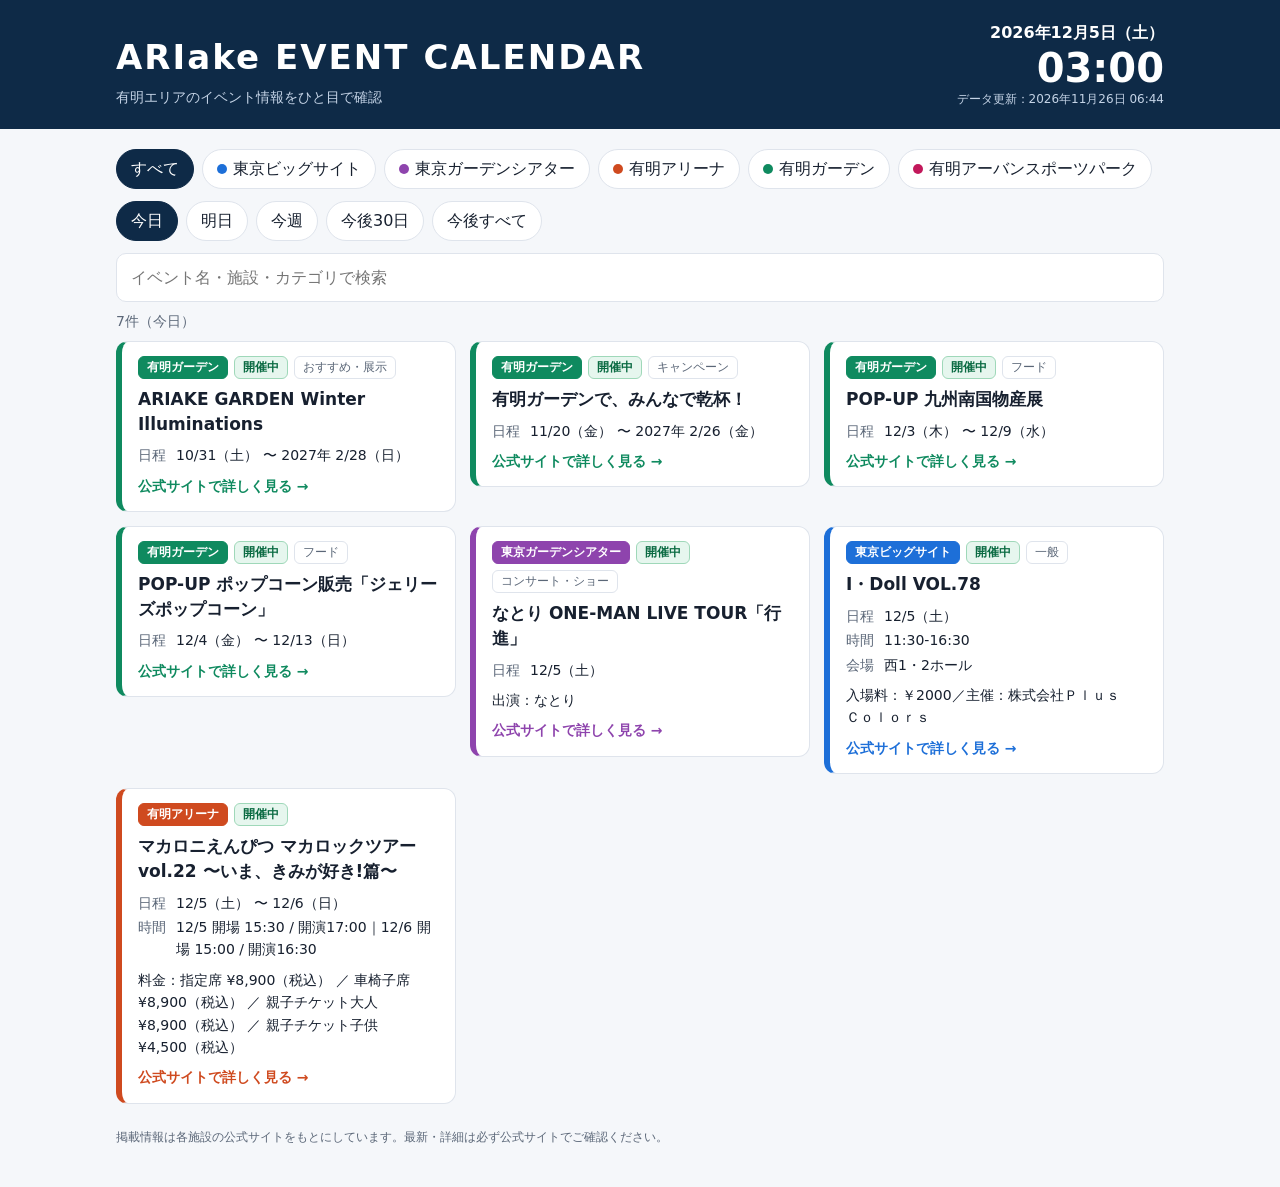
<file: index.html>
<!DOCTYPE html>
<html lang="ja">
<head>
<meta charset="utf-8">
<meta name="viewport" content="width=device-width, initial-scale=1">
<title>ARIake EVENT CALENDAR｜有明エリアのイベント情報</title>
<meta name="description" content="東京ビッグサイト・東京ガーデンシアター・有明アリーナ・有明ガーデンのイベント情報をまとめて確認">
<link rel="stylesheet" href="css/style.css">
</head>
<body>
<header class="hd">
 <div class="wrap hd-in">
  <div><h1>ARIake EVENT CALENDAR</h1><p class="sub">有明エリアのイベント情報をひと目で確認</p></div>
  <div class="now"><div id="date" class="date">--</div><div id="clock" class="clock">--:--</div><div class="upd">データ更新：<span id="updated">--</span></div></div>
 </div>
</header>
<main class="wrap">
 <section class="ctl" aria-label="絞り込み">
  <div id="facs" class="row" role="group" aria-label="施設"></div>
  <div id="pers" class="row seg" role="group" aria-label="期間"></div>
  <input id="q" type="search" placeholder="イベント名・施設・カテゴリで検索" aria-label="キーワード検索" autocomplete="off">
 </section>
 <p id="count" class="count" aria-live="polite"></p>
 <div id="list" class="list"></div>
 <div id="msg" class="msg" hidden></div>
</main>
<footer class="wrap ft">掲載情報は各施設の公式サイトをもとにしています。最新・詳細は必ず公式サイトでご確認ください。</footer>
<script src="js/app.js"></script>
</body>
</html>
</file>
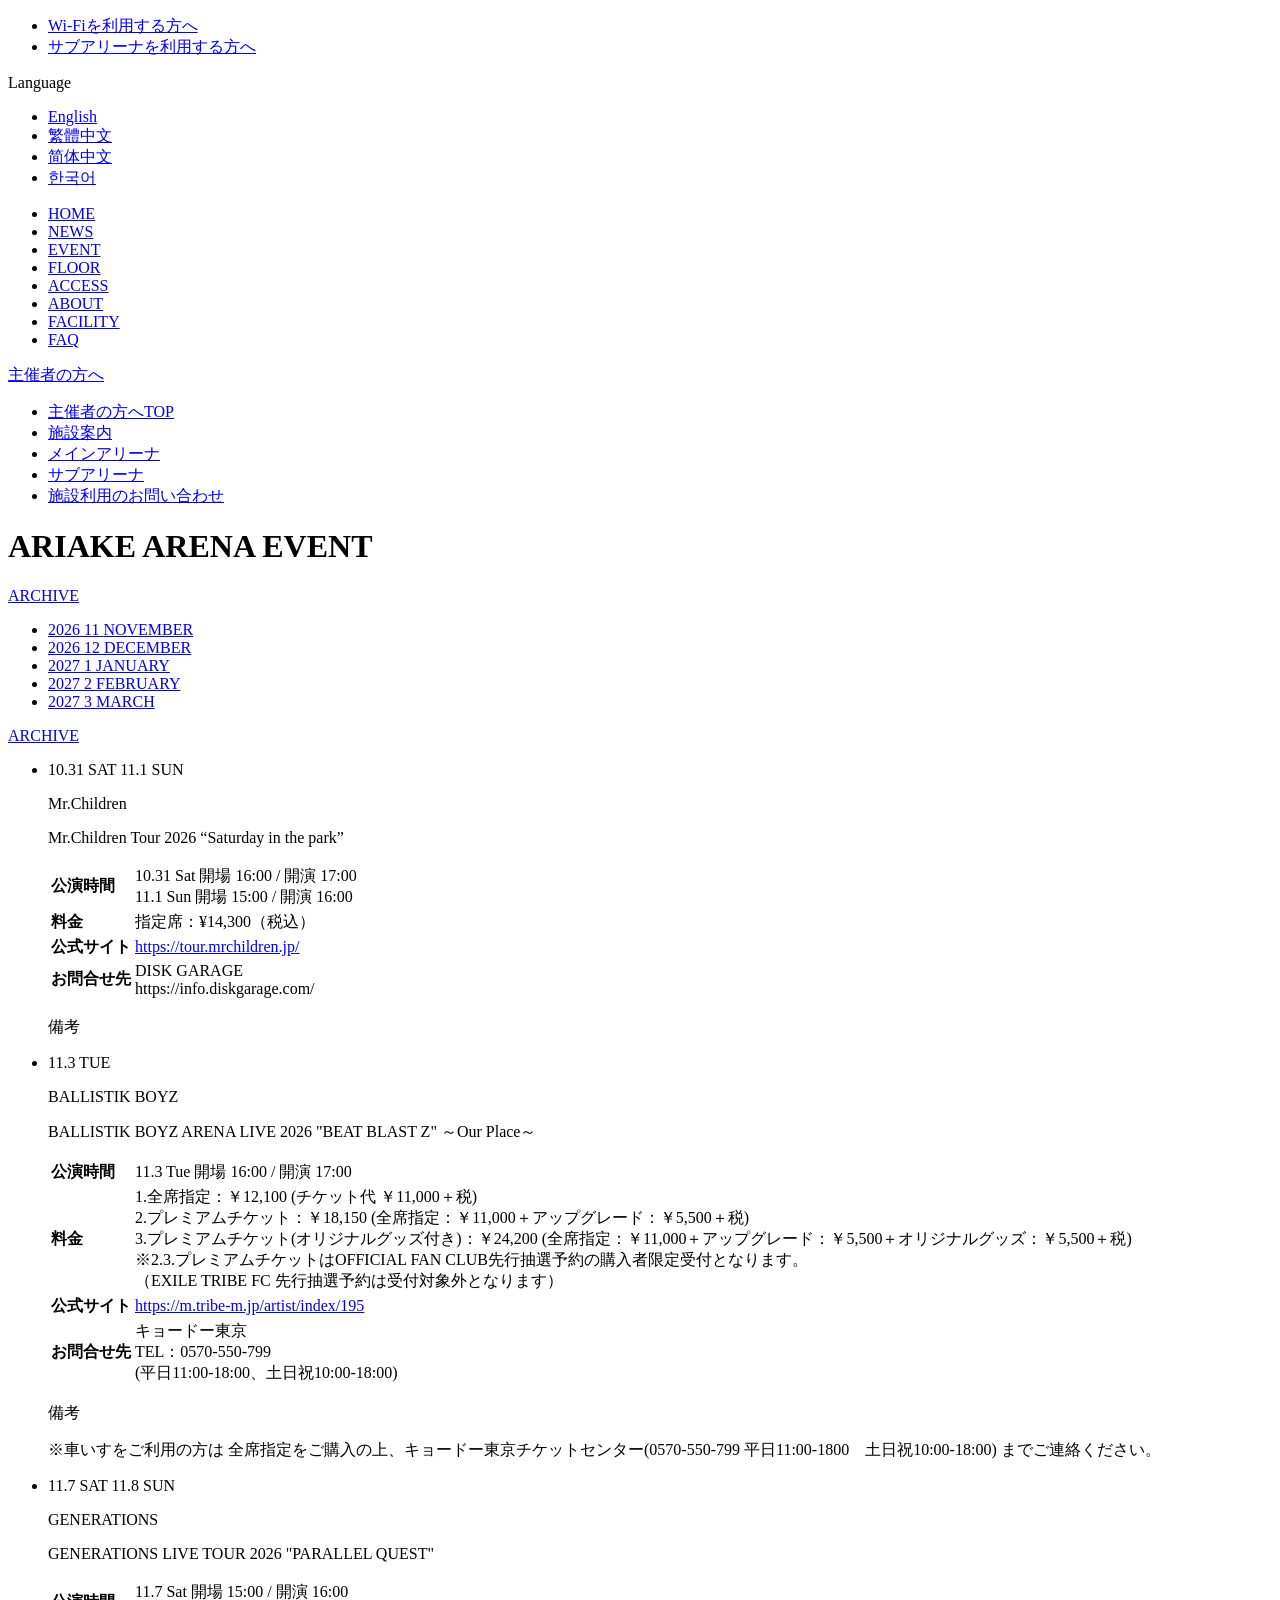
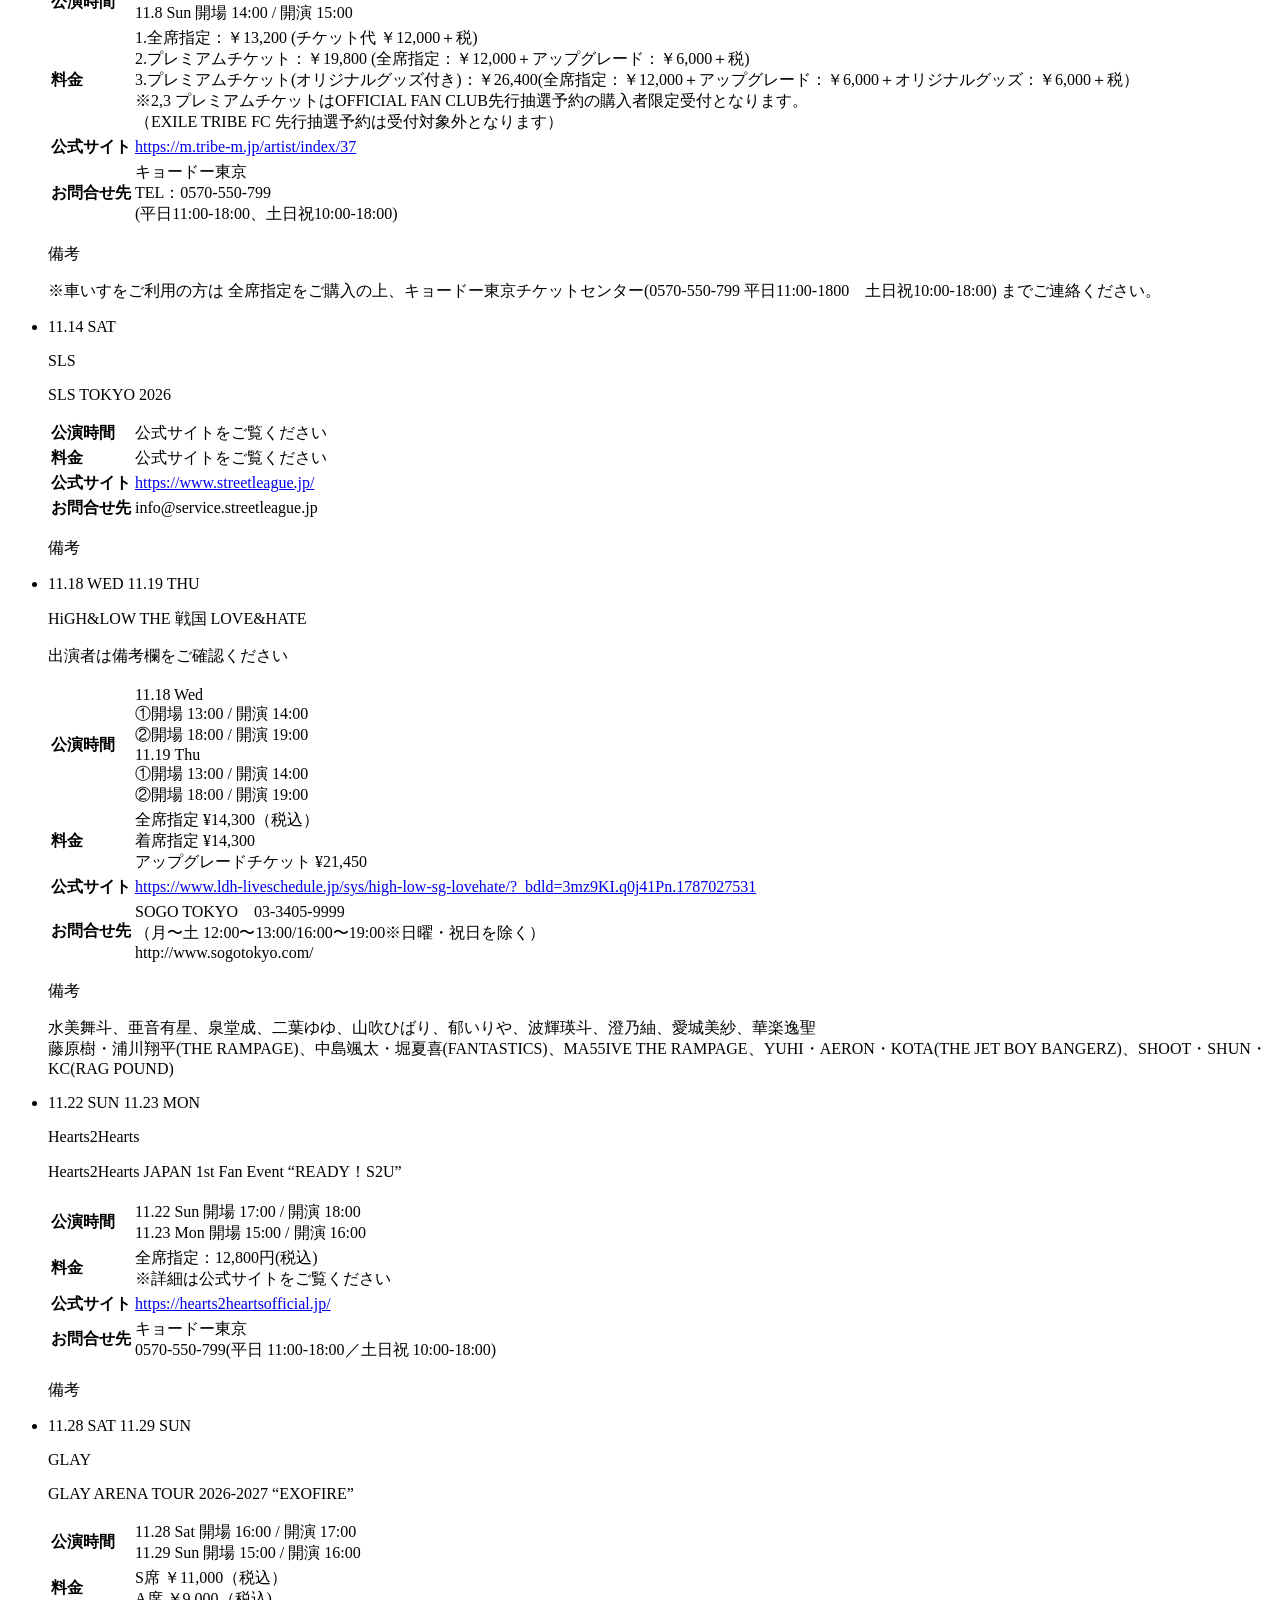
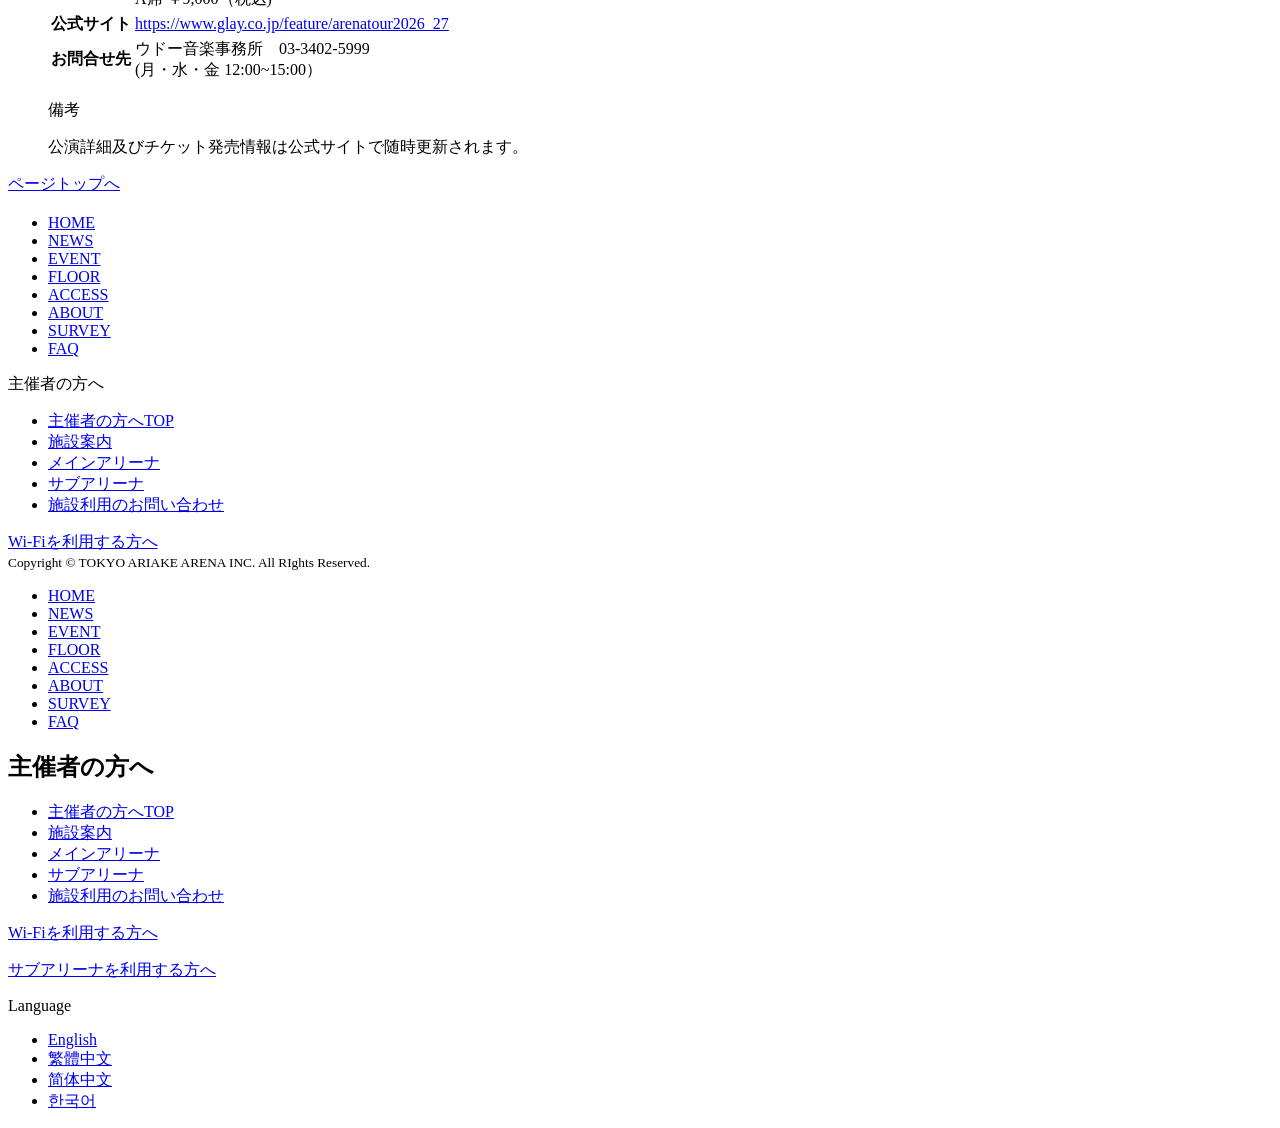
<file: tests/fixtures/ariake_arena.html>
<!DOCTYPE html>
<html lang="ja">
<head>


<title>EVENT ｜ TOKYO ARIAKE ARENA</title>


<!-- OGP -->










<!-- OGP -->

<!-- <link rel="stylesheet" type="text/css" href="https://ariake-arena.tokyo/wp-content/themes/ariake-arena/assets/css/ress.css"> -->


<!-- <link rel="stylesheet" type="text/css" href="https://ariake-arena.tokyo/wp-content/themes/ariake-arena/assets/css/detail.css"> -->
<!-- TOP Slider -->
<!-- TOP Slider -->





<!-- This site uses the Google Analytics by MonsterInsights plugin v8.14.1 - Using Analytics tracking - https://www.monsterinsights.com/ -->


<!-- / Google Analytics by MonsterInsights -->

















</head>
<body class="wp-singular page-template page-template-page-event page-template-page-event-php page page-id-264 page-parent wp-theme-ariake-arena">
<header>
<div class="header_wrapper">
<div class="logo_area">
<a href="https://ariake-arena.tokyo/"></a>
</div>
<div class="header_nav_area">
<div class="top_container">
<nav class="btn_nav">
<ul>
<li><a href="https://ariake-arena.tokyo/wifi/">Wi-Fiを利用する方へ</a></li>
<li><a href="https://ariake-arena.tokyo/sub-arena/">サブアリーナを利用する方へ</a></li>
</ul>
</nav>
<!-- <nav class="snv_nav">
					<ul>
						<li>
							<a href="">
								<img src="https://ariake-arena.tokyo/wp-content/themes/ariake-arena/assets/images/common/pc_header_twitter.svg" alt="twitter" class="hover_off">
								<img src="https://ariake-arena.tokyo/wp-content/themes/ariake-arena/assets/images/common/pc_header_twitter_hover.svg" alt="twitter" class="hover_on">
							</a>
						</li>
						<li>
							<a href="">
								<img src="https://ariake-arena.tokyo/wp-content/themes/ariake-arena/assets/images/common/pc_header_instagram.svg" alt="instagram" class="hover_off">
								<img src="https://ariake-arena.tokyo/wp-content/themes/ariake-arena/assets/images/common/pc_header_instagram_hover.svg" alt="instagram" class="hover_on">
							</a>
						</li>
					</ul>
				</nav> -->
<div class="language_area">
<p class="language_switch din">

<span class="language_area_text">Language</span>

</p>
<nav class="language_nav">
<ul>
<!-- <li ><a href="https://ariake-arena.tokyo/language/">日本語</a></li> -->
<li><a href="https://ariake-arena.tokyo/english/">English</a></li>
<li><a href="https://ariake-arena.tokyo/traditional-chinese/">繁體中文</a></li>
<li><a href="https://ariake-arena.tokyo/simplified-chinese/">简体中文</a></li>
<li><a href="https://ariake-arena.tokyo/korean/">한국어</a></li>
</ul>
</nav>
</div>
</div>
<div class="bottom_container">
<nav class="text_nav din">
<ul>
<li><a href="https://ariake-arena.tokyo/">HOME</a></li>
<li><a href="https://ariake-arena.tokyo/news/">NEWS</a></li>
<li><a href="https://ariake-arena.tokyo/event/">EVENT</a></li>
<li><a href="https://ariake-arena.tokyo/floor/">FLOOR</a></li>
<li><a href="https://ariake-arena.tokyo/access/">ACCESS</a></li>
<li><a href="https://ariake-arena.tokyo/about/">ABOUT</a></li>
<li><a href="https://ariake-arena.tokyo/#facility">FACILITY</a></li>
<li><a href="https://ariake-arena.tokyo/faq/">FAQ</a></li>
</ul>
</nav>
<div class="organizer" id="hoverCont">
<p class="switch"><a href="https://ariake-arena.tokyo/organizer/">主催者の方へ</a></p>
<div id="hoverMenu">
<ul>
<li><a href="https://ariake-arena.tokyo/organizer/"><span>主催者の方へTOP</span></a></li>
<li><a href="https://ariake-arena.tokyo/organizer/facilities/">施設案内</a></li>
<li><a href="https://ariake-arena.tokyo/organizer/main-arena/">メインアリーナ</a></li>
<li><a href="https://ariake-arena.tokyo/organizer/sub-arena/">サブアリーナ</a></li>
<li><a href="https://ariake-arena.tokyo/organizer/contact/">施設利用のお問い合わせ</a></li>
</ul>
</div><!-- /#hoverMenu -->
</div><!-- /#hoverCont -->
</div><!-- /.bottom_container -->
</div><!-- /.header_nav_area -->
<div id="drawer_switch">

</div><!-- /#drawer_switch -->
</div><!-- /.header_wrapper -->
</header>
<div class="main_wrapper">
<main class="sub" id="event">
<div class="inner1240">
<div class="event_title_container">
<h1 class="title02">ARIAKE ARENA <span>EVENT</span></h1>
<div class="sp_archive_btn_content">
<a class="din" href="https://ariake-arena.tokyo/event-archive/">ARCHIVE</a>
</div>
</div>
<div class="event_tab_menu_wrapper">
<nav class="event_tab_menu">
<ul>
<li class="active">
<a class="noscroll" href="https://ariake-arena.tokyo/event/">
<span class="year din">2026</span>
<span class="month_number din">11</span>
<span class="month_name din">NOVEMBER</span>
</a>
</li>
<li>
<a class="noscroll" href="https://ariake-arena.tokyo/event/next/">
<span class="year din">2026</span>
<span class="month_number din">12</span>
<span class="month_name din">DECEMBER</span>
</a>
</li>
<li>
<a class="noscroll" href="https://ariake-arena.tokyo/event/two/">
<span class="year din">2027</span>
<span class="month_number din">1</span>
<span class="month_name din">JANUARY</span>
</a>
</li>
<li>
<a class="noscroll" href="https://ariake-arena.tokyo/event/three/">
<span class="year din">2027</span>
<span class="month_number din">2</span>
<span class="month_name din">FEBRUARY</span>
</a>
</li>
<li>
<a class="noscroll" href="https://ariake-arena.tokyo/event/last/">
<span class="year din">2027</span>
<span class="month_number din">3</span>
<span class="month_name din">MARCH</span>
</a>
</li>
</ul>
</nav>
<div class="pc_archive_btn_content">
<a class="din" href="https://ariake-arena.tokyo/event-archive/">ARCHIVE</a>
</div>
</div>
<div class="event_tab_menu_content">
<ul class="event_detail_list" id="content11">
<li id="detail-331">
<div class="detail_top_content">
<div class="event_day din">
<p>
<span>10.31 SAT</span>
<span>11.1 SUN</span>
<span></span>
</p>
</div>
<div class="event_name">
<p>Mr.Children</p>
</div>
</div>
<figure>

</figure>
<div class="detail_bottom_content">
<p class="sub_title">Mr.Children Tour 2026 “Saturday in the park”</p>
<table class="detail_table">
<tbody><tr>
<th>公演時間</th>
<td>10.31 Sat 開場 16:00 / 開演 17:00
<br/>11.1 Sun 開場 15:00 / 開演 16:00</td>
</tr>
<tr>
<th>料金</th>
<td>指定席：¥14,300（税込）</td>
</tr>
<tr class="url_area">
<th>公式サイト</th>
<td><a class="other_link" href="https://tour.mrchildren.jp/" target="_blank">https://tour.mrchildren.jp/</a></td>
</tr>
<tr>
<th>お問合せ先</th>
<td>DISK GARAGE
<br/>https://info.diskgarage.com/</td>
</tr>
</tbody></table>
<div class="other_content">
<p class="other_title">備考</p>
<p class="other_text"></p>
</div>
</div>
</li>
<li id="detail-343">
<div class="detail_top_content">
<div class="event_day din">
<p>
<span>11.3 TUE</span>
<span></span>
<span></span>
</p>
</div>
<div class="event_name">
<p>BALLISTIK BOYZ</p>
</div>
</div>
<figure>

</figure>
<div class="detail_bottom_content">
<p class="sub_title">BALLISTIK BOYZ ARENA LIVE 2026 "BEAT BLAST Z" ～Our Place～</p>
<table class="detail_table">
<tbody><tr>
<th>公演時間</th>
<td>11.3 Tue 開場 16:00 / 開演 17:00</td>
</tr>
<tr>
<th>料金</th>
<td>1.全席指定：￥12,100 (チケット代 ￥11,000＋税)
<br/>2.プレミアムチケット：￥18,150 (全席指定：￥11,000＋アップグレード：￥5,500＋税)
<br/>3.プレミアムチケット(オリジナルグッズ付き)：￥24,200 (全席指定：￥11,000＋アップグレード：￥5,500＋オリジナルグッズ：￥5,500＋税)
<br/>※2.3.プレミアムチケットはOFFICIAL FAN CLUB先行抽選予約の購入者限定受付となります。
<br/>（EXILE TRIBE FC 先行抽選予約は受付対象外となります）</td>
</tr>
<tr class="url_area">
<th>公式サイト</th>
<td><a class="other_link" href="https://m.tribe-m.jp/artist/index/195" target="_blank">https://m.tribe-m.jp/artist/index/195</a></td>
</tr>
<tr>
<th>お問合せ先</th>
<td>キョードー東京
<br/>TEL：0570-550-799
<br/>(平日11:00-18:00、土日祝10:00-18:00)</td>
</tr>
</tbody></table>
<div class="other_content">
<p class="other_title">備考</p>
<p class="other_text">※車いすをご利用の方は 全席指定をご購入の上、キョードー東京チケットセンター(0570-550-799 平日11:00-1800　土日祝10:00-18:00) までご連絡ください。</p>
</div>
</div>
</li>
<li id="detail-342">
<div class="detail_top_content">
<div class="event_day din">
<p>
<span>11.7 SAT</span>
<span>11.8 SUN</span>
<span></span>
</p>
</div>
<div class="event_name">
<p>GENERATIONS</p>
</div>
</div>
<figure>

</figure>
<div class="detail_bottom_content">
<p class="sub_title">GENERATIONS LIVE TOUR 2026 "PARALLEL QUEST"</p>
<table class="detail_table">
<tbody><tr>
<th>公演時間</th>
<td>11.7 Sat 開場 15:00 / 開演 16:00
<br/>11.8 Sun 開場 14:00 / 開演 15:00</td>
</tr>
<tr>
<th>料金</th>
<td>1.全席指定：￥13,200 (チケット代 ￥12,000＋税)
<br/>2.プレミアムチケット：￥19,800 (全席指定：￥12,000＋アップグレード：￥6,000＋税)
<br/>3.プレミアムチケット(オリジナルグッズ付き)：￥26,400(全席指定：￥12,000＋アップグレード：￥6,000＋オリジナルグッズ：￥6,000＋税）
<br/>※2,3 プレミアムチケットはOFFICIAL FAN CLUB先行抽選予約の購入者限定受付となります。
<br/>（EXILE TRIBE FC 先行抽選予約は受付対象外となります）</td>
</tr>
<tr class="url_area">
<th>公式サイト</th>
<td><a class="other_link" href="https://m.tribe-m.jp/artist/index/37" target="_blank">https://m.tribe-m.jp/artist/index/37</a></td>
</tr>
<tr>
<th>お問合せ先</th>
<td>キョードー東京
<br/>TEL：0570-550-799
<br/>(平日11:00-18:00、土日祝10:00-18:00)</td>
</tr>
</tbody></table>
<div class="other_content">
<p class="other_title">備考</p>
<p class="other_text">※車いすをご利用の方は 全席指定をご購入の上、キョードー東京チケットセンター(0570-550-799 平日11:00-1800　土日祝10:00-18:00) までご連絡ください。</p>
</div>
</div>
</li>
<li id="detail-340">
<div class="detail_top_content">
<div class="event_day din">
<p>
<span>11.14 SAT</span>
<span></span>
<span></span>
</p>
</div>
<div class="event_name">
<p>SLS</p>
</div>
</div>
<figure>

</figure>
<div class="detail_bottom_content">
<p class="sub_title">SLS TOKYO 2026					 					 					 					</p>
<table class="detail_table">
<tbody><tr>
<th>公演時間</th>
<td>公式サイトをご覧ください</td>
</tr>
<tr>
<th>料金</th>
<td>公式サイトをご覧ください</td>
</tr>
<tr class="url_area">
<th>公式サイト</th>
<td><a class="other_link" href="https://www.streetleague.jp/" target="_blank">https://www.streetleague.jp/</a></td>
</tr>
<tr>
<th>お問合せ先</th>
<td>info@service.streetleague.jp </td>
</tr>
</tbody></table>
<div class="other_content">
<p class="other_title">備考</p>
<p class="other_text"></p>
</div>
</div>
</li>
<li id="detail-350">
<div class="detail_top_content">
<div class="event_day din">
<p>
<span>11.18 WED</span>
<span>11.19 THU</span>
<span></span>
</p>
</div>
<div class="event_name">
<p>HiGH&amp;LOW THE 戦国 LOVE&amp;HATE</p>
</div>
</div>
<figure>

</figure>
<div class="detail_bottom_content">
<p class="sub_title">出演者は備考欄をご確認ください</p>
<table class="detail_table">
<tbody><tr>
<th>公演時間</th>
<td>11.18 Wed 
<br/>①開場 13:00 / 開演 14:00
<br/>②開場 18:00 / 開演 19:00
<br/>11.19 Thu 
<br/>①開場 13:00 / 開演 14:00
<br/>②開場 18:00 / 開演 19:00</td>
</tr>
<tr>
<th>料金</th>
<td>全席指定 ¥14,300（税込）
<br/>着席指定 ¥14,300
<br/>アップグレードチケット ¥21,450</td>
</tr>
<tr class="url_area">
<th>公式サイト</th>
<td><a class="other_link" href="https://www.ldh-liveschedule.jp/sys/high-low-sg-lovehate/?_bdld=3mz9KI.q0j41Pn.1787027531" target="_blank">https://www.ldh-liveschedule.jp/sys/high-low-sg-lovehate/?_bdld=3mz9KI.q0j41Pn.1787027531</a></td>
</tr>
<tr>
<th>お問合せ先</th>
<td>SOGO TOKYO　03-3405-9999
<br/>（月〜土 12:00〜13:00/16:00〜19:00※日曜・祝日を除く）
<br/>http://www.sogotokyo.com/
</td>
</tr>
</tbody></table>
<div class="other_content">
<p class="other_title">備考</p>
<p class="other_text">水美舞斗、亜音有星、泉堂成、二葉ゆゆ、山吹ひばり、郁いりや、波輝瑛斗、澄乃紬、愛城美紗、華楽逸聖
<br/>藤原樹・浦川翔平(THE RAMPAGE)、中島颯太・堀夏喜(FANTASTICS)、MA55IVE THE RAMPAGE、YUHI・AERON・KOTA(THE JET BOY BANGERZ)、SHOOT・SHUN・KC(RAG POUND)</p>
</div>
</div>
</li>
<li id="detail-352">
<div class="detail_top_content">
<div class="event_day din">
<p>
<span>11.22 SUN</span>
<span>11.23 MON</span>
<span></span>
</p>
</div>
<div class="event_name">
<p>Hearts2Hearts</p>
</div>
</div>
<figure>

</figure>
<div class="detail_bottom_content">
<p class="sub_title">Hearts2Hearts JAPAN 1st Fan Event “READY！S2U”</p>
<table class="detail_table">
<tbody><tr>
<th>公演時間</th>
<td>11.22 Sun 開場 17:00 / 開演 18:00
<br/>11.23 Mon 開場 15:00 / 開演 16:00</td>
</tr>
<tr>
<th>料金</th>
<td>全席指定：12,800円(税込)
<br/>※詳細は公式サイトをご覧ください</td>
</tr>
<tr class="url_area">
<th>公式サイト</th>
<td><a class="other_link" href="https://hearts2heartsofficial.jp/" target="_blank">https://hearts2heartsofficial.jp/</a></td>
</tr>
<tr>
<th>お問合せ先</th>
<td>キョードー東京
<br/>0570-550-799(平日 11:00-18:00／土日祝 10:00-18:00)</td>
</tr>
</tbody></table>
<div class="other_content">
<p class="other_title">備考</p>
<p class="other_text"></p>
</div>
</div>
</li>
<li id="detail-334">
<div class="detail_top_content">
<div class="event_day din">
<p>
<span>11.28 SAT</span>
<span>11.29 SUN</span>
<span></span>
</p>
</div>
<div class="event_name">
<p>GLAY</p>
</div>
</div>
<figure>

</figure>
<div class="detail_bottom_content">
<p class="sub_title">GLAY ARENA TOUR 2026-2027 “EXOFIRE”</p>
<table class="detail_table">
<tbody><tr>
<th>公演時間</th>
<td>11.28 Sat 開場 16:00 / 開演 17:00
<br/>11.29 Sun 開場 15:00 / 開演 16:00</td>
</tr>
<tr>
<th>料金</th>
<td>S席 ￥11,000（税込）
<br/>A席   ￥9,000（税込)</td>
</tr>
<tr class="url_area">
<th>公式サイト</th>
<td><a class="other_link" href="https://www.glay.co.jp/feature/arenatour2026_27" target="_blank">https://www.glay.co.jp/feature/arenatour2026_27</a></td>
</tr>
<tr>
<th>お問合せ先</th>
<td>ウドー音楽事務所　03-3402-5999
<br/> (月・水・金 12:00~15:00）</td>
</tr>
</tbody></table>
<div class="other_content">
<p class="other_title">備考</p>
<p class="other_text">公演詳細及びチケット発売情報は公式サイトで随時更新されます。</p>
</div>
</div>
</li>
</ul>
</div>
</div><!-- /.inner1240 -->
</main>
</div><!-- /.main_wrapper -->
<footer>
<p class="link-pagetop"><a href="#">ページトップへ<span></span></a></p>
<h3></h3>
<nav class="fnav01">
<ul class="din">
<li><a href="https://ariake-arena.tokyo/">HOME</a></li>
<li><a href="https://ariake-arena.tokyo/news/">NEWS</a></li>
<li><a href="https://ariake-arena.tokyo/event/">EVENT</a></li>
<li><a href="https://ariake-arena.tokyo/floor/">FLOOR</a></li>
<li><a href="https://ariake-arena.tokyo/access/">ACCESS</a></li>
<li><a href="https://ariake-arena.tokyo/about/">ABOUT</a></li>
<li><a href="https://ariake-arena.tokyo#survey">SURVEY</a></li>
<li><a href="https://ariake-arena.tokyo/faq/">FAQ</a></li>
</ul>
</nav>
<nav class="nav02">
<div class="switch">
<p>主催者の方へ</p>
<ul>
<li><a href="https://ariake-arena.tokyo/organizer/"><span>主催者の方へTOP</span></a></li>
<li><a href="https://ariake-arena.tokyo/organizer/facilities/">施設案内</a></li>
<li><a href="https://ariake-arena.tokyo/organizer/main-arena/">メインアリーナ</a></li>
<li><a href="https://ariake-arena.tokyo/organizer/sub-arena/">サブアリーナ</a></li>
<li><a href="https://ariake-arena.tokyo/organizer/contact/">施設利用のお問い合わせ</a></li>
</ul>
</div><!-- /.switch -->
</nav>
<div class="sp_footer_wifi_btn_area">
<a href="https://ariake-arena.tokyo/wifi/" target="_blank">Wi-Fiを利用する方へ</a>
</div>
<small class="din">Copyright © TOKYO ARIAKE ARENA INC. All RIghts Reserved.</small>
</footer>
<div id="drawer_menu">
<p class="close">
<span>

</span>
</p>
<nav class="nav01 din">
<ul>
<li><a href="https://ariake-arena.tokyo/">HOME</a></li>
<li><a href="https://ariake-arena.tokyo/news/">NEWS</a></li>
<li><a href="https://ariake-arena.tokyo/event/">EVENT</a></li>
<li><a href="https://ariake-arena.tokyo/floor/">FLOOR</a></li>
<li><a href="https://ariake-arena.tokyo/access/">ACCESS</a></li>
<li><a href="https://ariake-arena.tokyo/about/">ABOUT</a></li>
<li><a href="https://ariake-arena.tokyo#survey">SURVEY</a></li>
<li><a href="https://ariake-arena.tokyo/faq/">FAQ</a></li>
</ul>
</nav>
<h2>主催者の方へ</h2>
<nav class="nav02">
<ul>
<li><a href="https://ariake-arena.tokyo/organizer/"><span>主催者の方へTOP</span></a></li>
<li><a href="https://ariake-arena.tokyo/organizer/facilities/">施設案内</a></li>
<li><a href="https://ariake-arena.tokyo/organizer/main-arena/">メインアリーナ</a></li>
<li><a href="https://ariake-arena.tokyo/organizer/sub-arena/">サブアリーナ</a></li>
<li><a href="https://ariake-arena.tokyo/organizer/contact/">施設利用のお問い合わせ</a></li>
</ul>
</nav>
<p class="sp_single_btn">
<a href="https://ariake-arena.tokyo/wifi/" target="_blank">Wi-Fiを利用する方へ</a>
</p>
<p class="sp_single_btn">
<a href="https://reserve.ariake-arena.tokyo" target="_blank">サブアリーナを利用する方へ</a>
</p>
<div class="sp_language_area">
<p class="sp_language_btn din">
<span>Language</span>
</p>
<nav class="sp_language_nav">
<ul>
<!-- <li ><a href="https://ariake-arena.tokyo/language/">日本語</a></li> -->
<li><a href="https://ariake-arena.tokyo/english/">English</a></li>
<li><a href="https://ariake-arena.tokyo/traditional-chinese/">繁體中文</a></li>
<li><a href="https://ariake-arena.tokyo/simplified-chinese/">简体中文</a></li>
<li><a href="https://ariake-arena.tokyo/korean/">한국어</a></li>
</ul>
</nav>
</div>
</div><!-- /#drawer_menu -->





















</body>
</html>
</file>
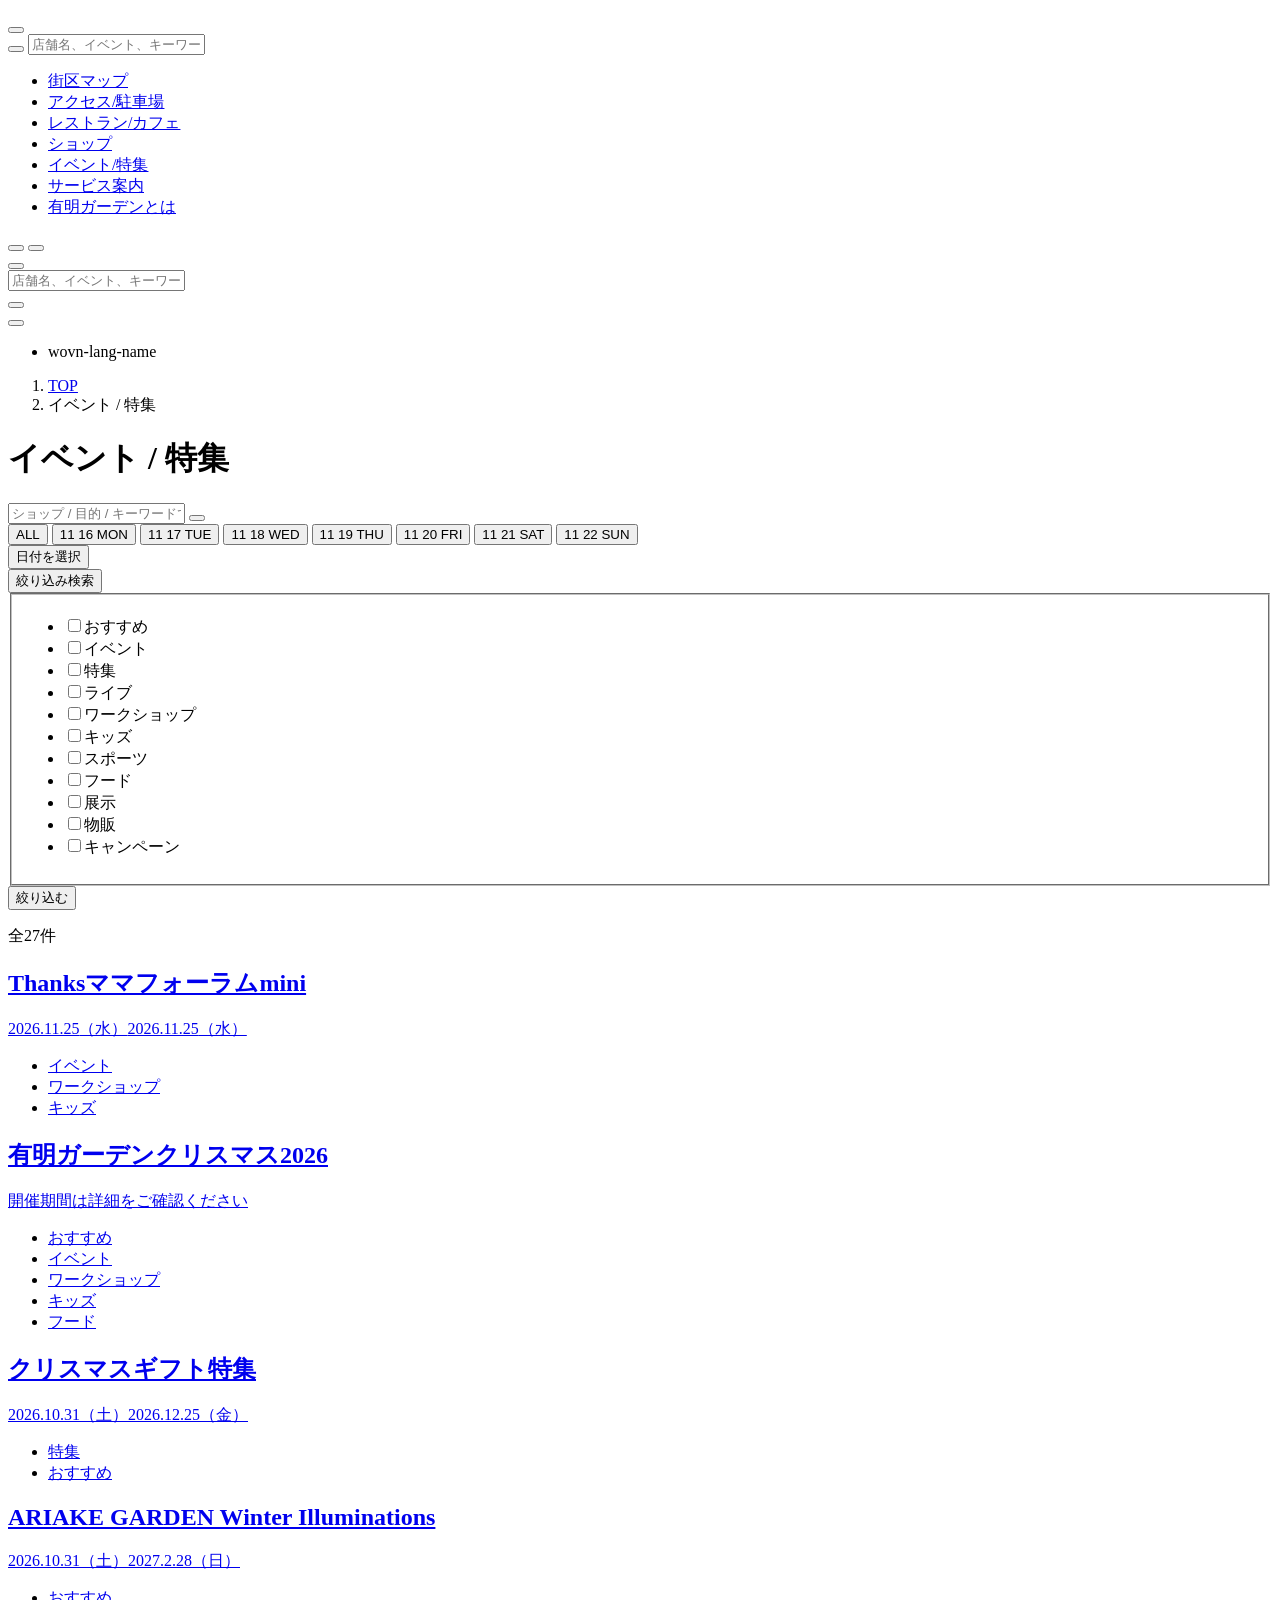
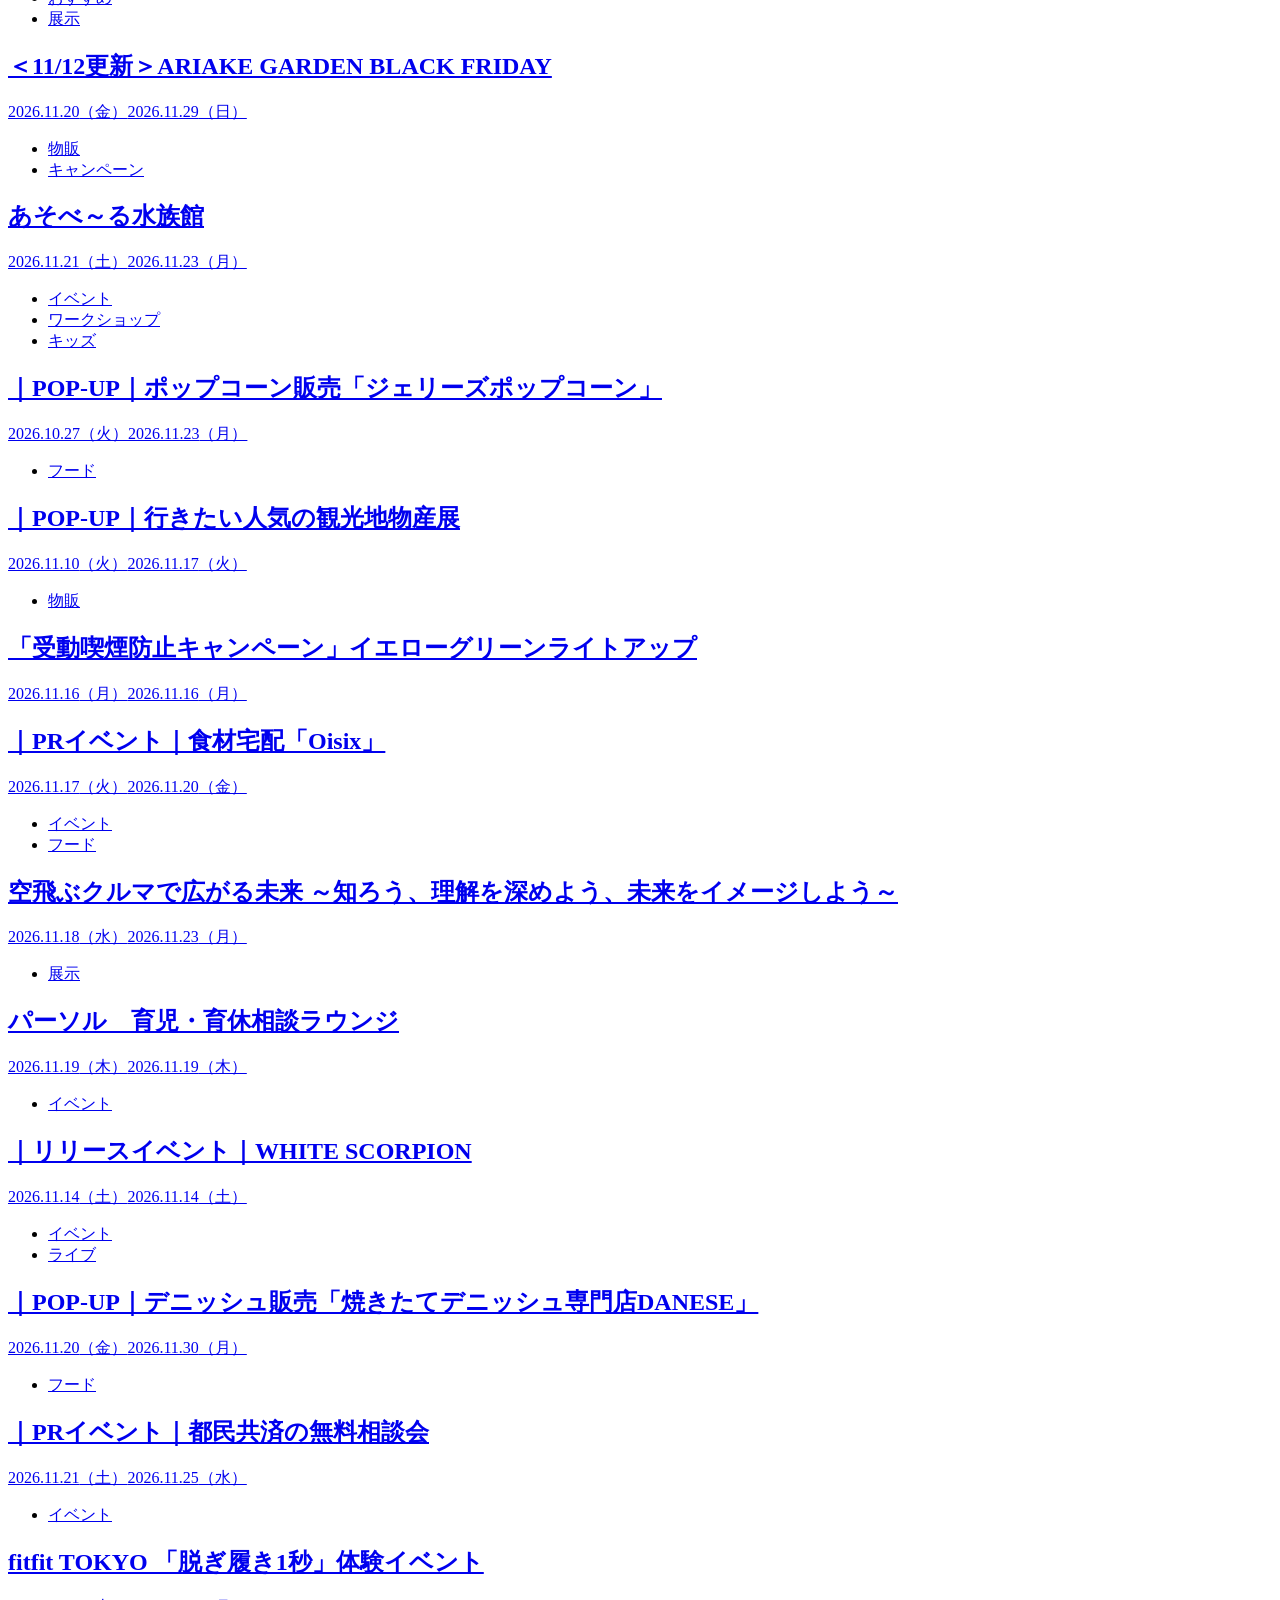
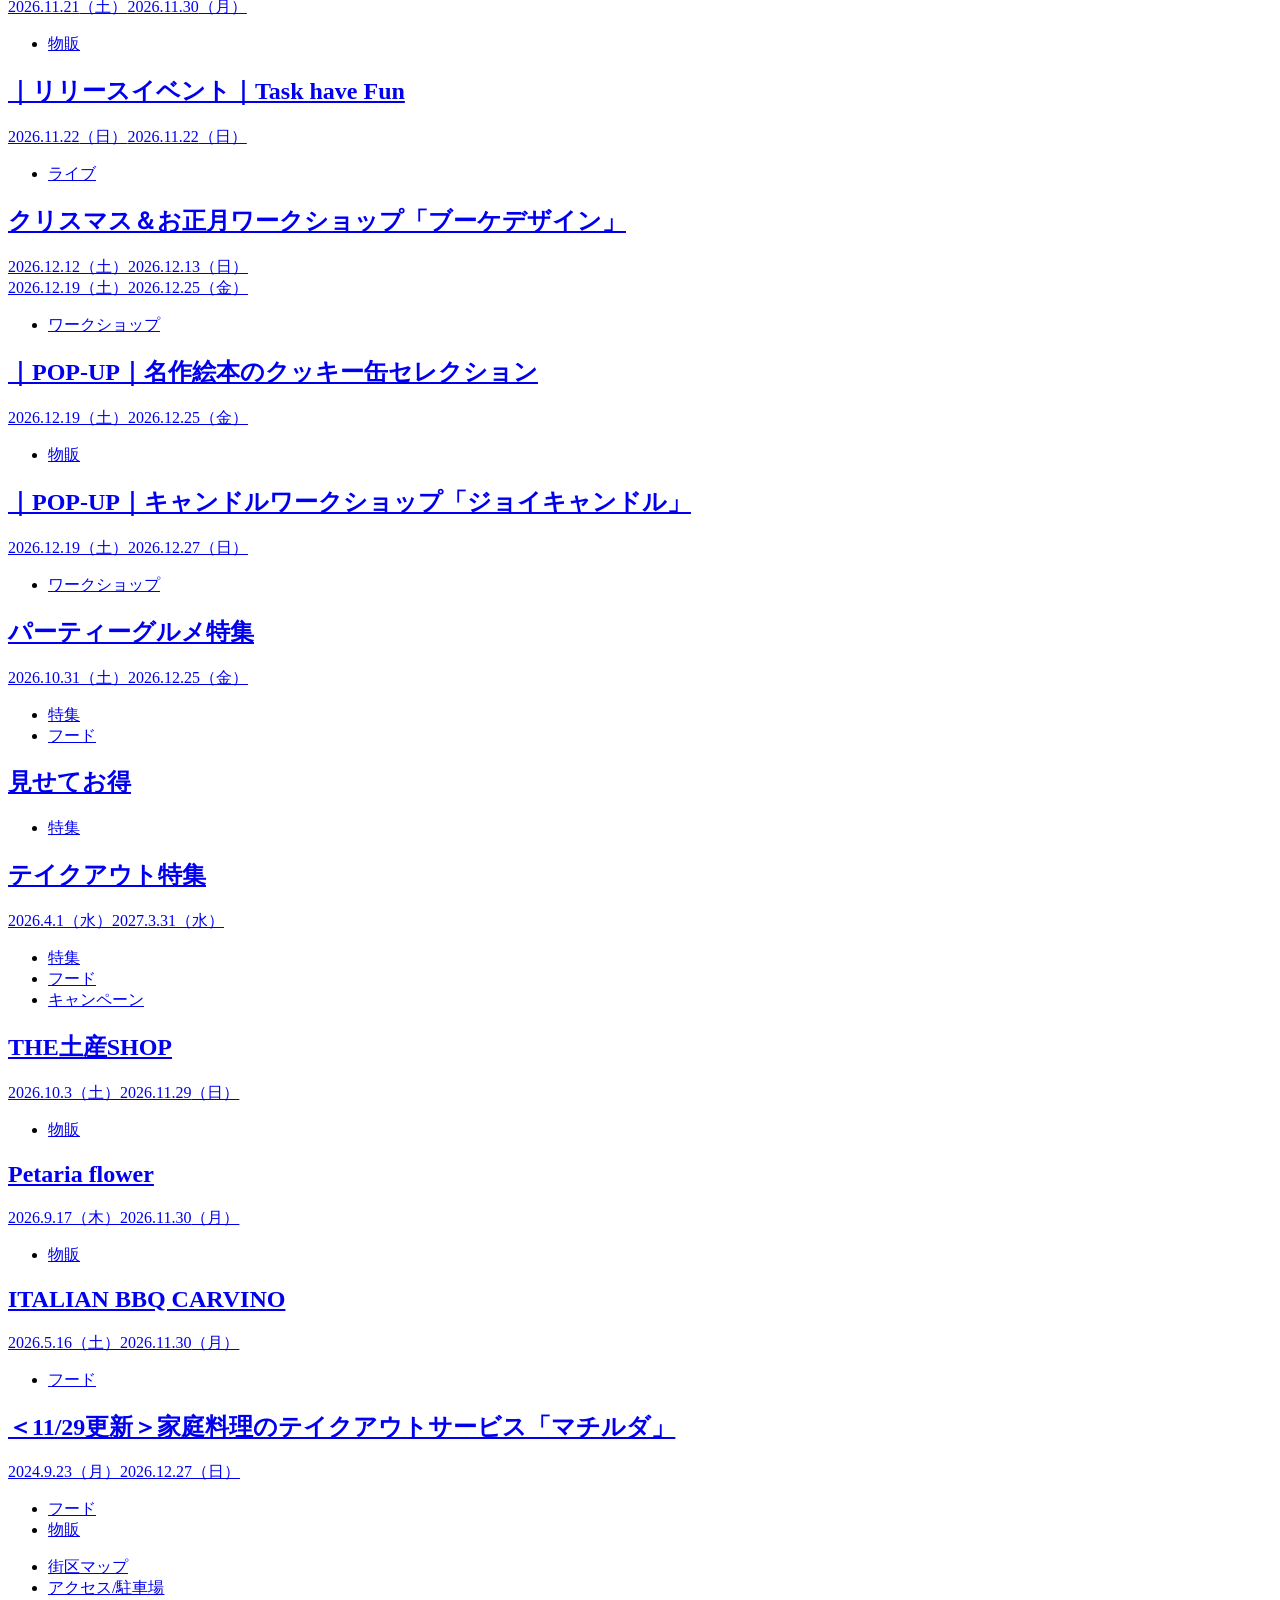
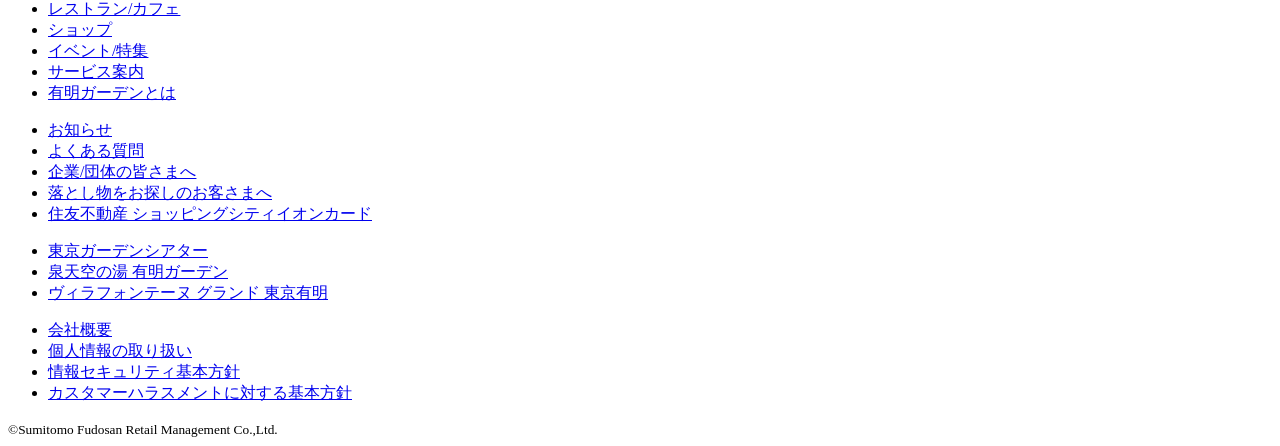
<file: tests/fixtures/ariake_garden.html>
<!DOCTYPE html>
<html lang="ja">
<head>
<!-- Google Tag Manager -->

<!-- End Google Tag Manager -->





<title>イベント／特集 | 有明ガーデン</title>





























</head>
<body class="archive post-type-archive post-type-archive-event wp-theme-ariake-garden body">
<!-- Google Tag Manager (noscript) -->

<!-- End Google Tag Manager (noscript) -->
<header class="header">
<div class="headerInner">
<div class="headerBlock01">
<p class="headerLogo">
<a href="https://ariake.shopping-sumitomo-rd.com/">

</a>
</p>
<button aria-label="メニュー" class="headerNavToggle" id="headerNavToggle" type="button">
<span></span>
<span></span>
<span></span>
</button>
</div>
<div class="headerBlock02">
<div class="headerNavInner">
<div class="headerNavSearch">
<form action="https://ariake.shopping-sumitomo-rd.com/search/" method="get" role="search">
<div class="headerNavSearchInner">
<button aria-label="検索" class="headerActionsButton" type="submit">

</button>
<label class="headerNavSearchLabel" for="search">
<input aria-label="キーワード検索" autocomplete="off" id="search" name="q" placeholder="店舗名、イベント、キーワードを入力" type="text"/>
</label>
</div>
</form>
</div>
<nav aria-label="メインナビゲーション" class="headerNavList">
<ul>
<li><a data-button-anime="" href="https://ariake.shopping-sumitomo-rd.com/gaikumap/"><span>街区マップ</span></a></li>
<li><a data-button-anime="" href="https://ariake.shopping-sumitomo-rd.com/access/"><span>アクセス/駐車場</span></a></li>
<li><a data-button-anime="" href="https://ariake.shopping-sumitomo-rd.com/restaurants/"><span>レストラン/カフェ</span></a></li>
<li><a data-button-anime="" href="https://ariake.shopping-sumitomo-rd.com/shop/"><span>ショップ</span></a></li>
<li><a class="isCurrent" data-button-anime="" href="https://ariake.shopping-sumitomo-rd.com/event/"><span>イベント/特集</span></a></li>
<li><a data-button-anime="" href="https://ariake.shopping-sumitomo-rd.com/service/"><span>サービス案内</span></a></li>
<li><a data-button-anime="" href="https://ariake.shopping-sumitomo-rd.com/about/"><span>有明ガーデンとは</span></a></li>
</ul>
</nav>
<div class="headerNavActions">
<button aria-controls="headerSearchOverlay" aria-expanded="false" aria-label="検索" class="headerActionsButton" data-search-toggle="" type="button">

</button>
<button aria-label="言語切替" class="headerActionsButton" type="button">

</button>
</div>
<div class="headerNavLangSelect" wovn-languages="">
<button aria-label="言語を選択" class="headerNavLangSelectTrigger" type="button">
<span class="headerNavLangSelectTriggerInner">

<span class="headerNavLangSelectCurrentText"></span>
</span>
</button>
</div>
</div>
</div>
</div>
<div aria-hidden="true" class="headerSearchOverlay" id="headerSearchOverlay">
<form action="https://ariake.shopping-sumitomo-rd.com/search/" method="get" role="search">
<div class="headerSearchOverlayInner">
<div class="headerSearchOverlayInput">
<input aria-label="キーワード検索" autocomplete="off" id="q" name="q" placeholder="店舗名、イベント、キーワードを入力" type="text"/>
</div>
<button aria-label="検索" class="headerSearchOverlaySubmit" type="submit">

</button>
</div>
</form>
<button aria-label="閉じる" class="headerSearchOverlayClose" data-search-close="" type="button"></button>
</div>
<div class="headerNavLangSelectDropdown">
<ul class="wovn-languages">
<li class="wovn-switch-template">wovn-lang-name</li>
</ul>
</div>
</header>
<main class="main">
<!-- パンくず -->
<!-- パンくず -->
<div class="breadcrumb">
<nav aria-label="パンくずリスト" class="breadcrumbInner">
<ol>
<li><a href="https://ariake.shopping-sumitomo-rd.com/">TOP</a></li>
<li>イベント / 特集</li>
</ol>
</nav>
</div>

<!-- ページタイトル -->
<div class="pageTitle01">
<hgroup class="pageTitleInner">
<h1>イベント / 特集</h1>
</hgroup>
</div>
<!-- 絞り込みエリア 上部（template-parts/event/filter.php） -->
<!-- 絞り込みエリア（top） -->
<div class="search01" data-filter-search="event" data-filter-search-position="top">
<div class="searchInner">
<!-- キーワード検索（外部 ASP） -->
<div class="searchBlock01">
<div class="searchForKeyword">
<form action="https://ariake.shopping-sumitomo-rd.com/event/search/" method="get" role="search">
<input aria-label="キーワードで検索" autocomplete="off" id="searchForKeyword-top" name="q" placeholder="ショップ / 目的 / キーワードで検索" type="text"/>
<button aria-label="検索" type="submit">

</button>
</form>
</div>
</div>
<!-- カレンダー・絞り込み -->
<div class="searchBlock02">
<div class="searchCalendar" data-closed-dates="[]">
<div class="searchCalendarBlock01">
<div class="searchCalendarBlockInner01" data-wovn-ignore="">
<button class="isCurrent" data-date="all" type="button">
<span>ALL</span>
</button>
<button data-date="2026-11-16" type="button">
<span>11</span>
<span>16</span>
<span>MON</span>
</button>
<button data-date="2026-11-17" type="button">
<span>11</span>
<span>17</span>
<span>TUE</span>
</button>
<button data-date="2026-11-18" type="button">
<span>11</span>
<span>18</span>
<span>WED</span>
</button>
<button data-date="2026-11-19" type="button">
<span>11</span>
<span>19</span>
<span>THU</span>
</button>
<button data-date="2026-11-20" type="button">
<span>11</span>
<span>20</span>
<span>FRI</span>
</button>
<button data-date="2026-11-21" type="button">
<span>11</span>
<span>21</span>
<span>SAT</span>
</button>
<button data-date="2026-11-22" type="button">
<span>11</span>
<span>22</span>
<span>SUN</span>
</button>
</div>
</div>
<div class="searchCalendarBlock02">
<button type="button">日付を選択</button>
</div>
</div>
<button aria-controls="searchForDetail-top" aria-expanded="false" class="toggleDetailSearch" type="button">
<span>絞り込み検索</span>
</button>
<div class="searchForDetail" id="searchForDetail-top">
<div class="searchForDetailInner">
<div class="isActive" data-search-result="ct1">
<fieldset>
<ul>
<li><label><input name="genre" type="checkbox" value="e11"/>おすすめ</label></li>
<li><label><input name="genre" type="checkbox" value="e1"/>イベント</label></li>
<li><label><input name="genre" type="checkbox" value="e2"/>特集</label></li>
<li><label><input name="genre" type="checkbox" value="e3"/>ライブ</label></li>
<li><label><input name="genre" type="checkbox" value="e4"/>ワークショップ</label></li>
<li><label><input name="genre" type="checkbox" value="e5"/>キッズ</label></li>
<li><label><input name="genre" type="checkbox" value="e6"/>スポーツ</label></li>
<li><label><input name="genre" type="checkbox" value="e7"/>フード</label></li>
<li><label><input name="genre" type="checkbox" value="e8"/>展示</label></li>
<li><label><input name="genre" type="checkbox" value="e9"/>物販</label></li>
<li><label><input name="genre" type="checkbox" value="e10"/>キャンペーン</label></li>
</ul>
</fieldset>
</div>
<button class="searchForNarrowDown" type="button">絞り込む</button>
</div>
</div>
</div><!-- .searchBlock02 -->
</div>
</div>
<div class="container01">
<div class="article01" id="filterResults">
<p class="articleCount01">全<span>27</span>件</p>
<p class="articleText01" data-closed-message="この日は、休館日です。イベントや特集の実施はございません。" data-empty-message="イベントや特集の実施はございません。" hidden="">この日は、休館日です。イベントや特集の実施はございません。</p>
<div class="cardList03">
<article class="card02" data-filter="e1-e4-e5" data-periods='[{"start":"2026-11-25","end":"2026-11-25"}]'>
<a href="https://ariake.shopping-sumitomo-rd.com/event/4819/">
<div class="cardImage01">
 </div>
<h2 class="cardTitle03">Thanksママフォーラムmini</h2>
<div class="cardDate01"><time datetime="2026-11-25">2026.11.25<span>（水）</span></time><time datetime="2026-11-25">2026.11.25<span>（水）</span></time></div> </a>
<ul class="label01">
<li><a href="https://ariake.shopping-sumitomo-rd.com/event/?f=e1">イベント</a></li><li><a href="https://ariake.shopping-sumitomo-rd.com/event/?f=e4">ワークショップ</a></li><li><a href="https://ariake.shopping-sumitomo-rd.com/event/?f=e5">キッズ</a></li> </ul>
</article>
<article class="card02" data-filter="e11-e1-e4-e5-e7" data-periods='[{"start":"2026-12-19","end":"2026-12-25"}]'>
<a href="https://ariake.shopping-sumitomo-rd.com/event/5080/">
<div class="cardImage01">
 </div>
<h2 class="cardTitle03">有明ガーデンクリスマス2026</h2>
<div class="cardDate01"><p>開催期間は詳細をご確認ください</p></div> </a>
<ul class="label01">
<li><a href="https://ariake.shopping-sumitomo-rd.com/event/?f=e11">おすすめ</a></li><li><a href="https://ariake.shopping-sumitomo-rd.com/event/?f=e1">イベント</a></li><li><a href="https://ariake.shopping-sumitomo-rd.com/event/?f=e4">ワークショップ</a></li><li><a href="https://ariake.shopping-sumitomo-rd.com/event/?f=e5">キッズ</a></li><li><a href="https://ariake.shopping-sumitomo-rd.com/event/?f=e7">フード</a></li> </ul>
</article>
<article class="card02" data-filter="e2-e11" data-periods='[{"start":"2026-10-31","end":"2026-12-25"}]'>
<a href="https://ariake.shopping-sumitomo-rd.com/event/5076/">
<div class="cardImage01">
 </div>
<h2 class="cardTitle03">クリスマスギフト特集</h2>
<div class="cardDate01"><time datetime="2026-10-31">2026.10.31<span>（土）</span></time><time datetime="2026-12-25">2026.12.25<span>（金）</span></time></div> </a>
<ul class="label01">
<li><a href="https://ariake.shopping-sumitomo-rd.com/event/?f=e2">特集</a></li><li><a href="https://ariake.shopping-sumitomo-rd.com/event/?f=e11">おすすめ</a></li> </ul>
</article>
<article class="card02" data-filter="e11-e8" data-periods='[{"start":"2026-10-31","end":"2027-02-28"}]'>
<a href="https://ariake.shopping-sumitomo-rd.com/event/4900/">
<div class="cardImage01">
 </div>
<h2 class="cardTitle03">ARIAKE GARDEN Winter Illuminations</h2>
<div class="cardDate01"><time datetime="2026-10-31">2026.10.31<span>（土）</span></time><time datetime="2027-02-28">2027.2.28<span>（日）</span></time></div> </a>
<ul class="label01">
<li><a href="https://ariake.shopping-sumitomo-rd.com/event/?f=e11">おすすめ</a></li><li><a href="https://ariake.shopping-sumitomo-rd.com/event/?f=e8">展示</a></li> </ul>
</article>
<article class="card02" data-filter="e9-e10" data-periods='[{"start":"2026-11-20","end":"2026-11-29"}]'>
<a href="https://ariake.shopping-sumitomo-rd.com/event/5242/">
<div class="cardImage01">
 </div>
<h2 class="cardTitle03">＜11/12更新＞ARIAKE GARDEN BLACK FRIDAY</h2>
<div class="cardDate01"><time datetime="2026-11-20">2026.11.20<span>（金）</span></time><time datetime="2026-11-29">2026.11.29<span>（日）</span></time></div> </a>
<ul class="label01">
<li><a href="https://ariake.shopping-sumitomo-rd.com/event/?f=e9">物販</a></li><li><a href="https://ariake.shopping-sumitomo-rd.com/event/?f=e10">キャンペーン</a></li> </ul>
</article>
<article class="card02" data-filter="e1-e4-e5" data-periods='[{"start":"2026-11-21","end":"2026-11-23"}]'>
<a href="https://ariake.shopping-sumitomo-rd.com/event/5240/">
<div class="cardImage01">
 </div>
<h2 class="cardTitle03">あそべ～る水族館</h2>
<div class="cardDate01"><time datetime="2026-11-21">2026.11.21<span>（土）</span></time><time datetime="2026-11-23">2026.11.23<span>（月）</span></time></div> </a>
<ul class="label01">
<li><a href="https://ariake.shopping-sumitomo-rd.com/event/?f=e1">イベント</a></li><li><a href="https://ariake.shopping-sumitomo-rd.com/event/?f=e4">ワークショップ</a></li><li><a href="https://ariake.shopping-sumitomo-rd.com/event/?f=e5">キッズ</a></li> </ul>
</article>
<article class="card02" data-filter="e7" data-periods='[{"start":"2026-10-27","end":"2026-11-23"}]'>
<a href="https://ariake.shopping-sumitomo-rd.com/event/4775/">
<div class="cardImage01">
 </div>
<h2 class="cardTitle03">｜POP-UP｜ポップコーン販売「ジェリーズポップコーン」</h2>
<div class="cardDate01"><time datetime="2026-10-27">2026.10.27<span>（火）</span></time><time datetime="2026-11-23">2026.11.23<span>（月）</span></time></div> </a>
<ul class="label01">
<li><a href="https://ariake.shopping-sumitomo-rd.com/event/?f=e7">フード</a></li> </ul>
</article>
<article class="card02" data-filter="e9" data-periods='[{"start":"2026-11-10","end":"2026-11-17"}]'>
<a href="https://ariake.shopping-sumitomo-rd.com/event/5270/">
<div class="cardImage01">
 </div>
<h2 class="cardTitle03">｜POP-UP｜行きたい人気の観光地物産展</h2>
<div class="cardDate01"><time datetime="2026-11-10">2026.11.10<span>（火）</span></time><time datetime="2026-11-17">2026.11.17<span>（火）</span></time></div> </a>
<ul class="label01">
<li><a href="https://ariake.shopping-sumitomo-rd.com/event/?f=e9">物販</a></li> </ul>
</article>
<article class="card02" data-filter="" data-periods='[{"start":"2026-11-16","end":"2026-11-16"}]'>
<a href="https://ariake.shopping-sumitomo-rd.com/event/5103/">
<div class="cardImage01">
 </div>
<h2 class="cardTitle03">「受動喫煙防止キャンペーン」イエローグリーンライトアップ</h2>
<div class="cardDate01"><time datetime="2026-11-16">2026.11.16<span>（月）</span></time><time datetime="2026-11-16">2026.11.16<span>（月）</span></time></div> </a>
</article>
<article class="card02" data-filter="e1-e7" data-periods='[{"start":"2026-11-17","end":"2026-11-20"}]'>
<a href="https://ariake.shopping-sumitomo-rd.com/event/5131/">
<div class="cardImage01">
 </div>
<h2 class="cardTitle03">｜PRイベント｜食材宅配「Oisix」</h2>
<div class="cardDate01"><time datetime="2026-11-17">2026.11.17<span>（火）</span></time><time datetime="2026-11-20">2026.11.20<span>（金）</span></time></div> </a>
<ul class="label01">
<li><a href="https://ariake.shopping-sumitomo-rd.com/event/?f=e1">イベント</a></li><li><a href="https://ariake.shopping-sumitomo-rd.com/event/?f=e7">フード</a></li> </ul>
</article>
<article class="card02" data-filter="e8" data-periods='[{"start":"2026-11-18","end":"2026-11-23"}]'>
<a href="https://ariake.shopping-sumitomo-rd.com/event/5157/">
<div class="cardImage01">
 </div>
<h2 class="cardTitle03">空飛ぶクルマで広がる未来 ～知ろう、理解を深めよう、未来をイメージしよう～</h2>
<div class="cardDate01"><time datetime="2026-11-18">2026.11.18<span>（水）</span></time><time datetime="2026-11-23">2026.11.23<span>（月）</span></time></div> </a>
<ul class="label01">
<li><a href="https://ariake.shopping-sumitomo-rd.com/event/?f=e8">展示</a></li> </ul>
</article>
<article class="card02" data-filter="e1" data-periods='[{"start":"2026-11-19","end":"2026-11-19"}]'>
<a href="https://ariake.shopping-sumitomo-rd.com/event/5224/">
<div class="cardImage01">
 </div>
<h2 class="cardTitle03">パーソル　育児・育休相談ラウンジ</h2>
<div class="cardDate01"><time datetime="2026-11-19">2026.11.19<span>（木）</span></time><time datetime="2026-11-19">2026.11.19<span>（木）</span></time></div> </a>
<ul class="label01">
<li><a href="https://ariake.shopping-sumitomo-rd.com/event/?f=e1">イベント</a></li> </ul>
</article>
<article class="card02" data-filter="e1-e3" data-periods='[{"start":"2026-11-14","end":"2026-11-14"}]'>
<a href="https://ariake.shopping-sumitomo-rd.com/event/5577/">
<div class="cardImage01">
 </div>
<h2 class="cardTitle03">｜リリースイベント｜WHITE SCORPION</h2>
<div class="cardDate01"><time datetime="2026-11-14">2026.11.14<span>（土）</span></time><time datetime="2026-11-14">2026.11.14<span>（土）</span></time></div> </a>
<ul class="label01">
<li><a href="https://ariake.shopping-sumitomo-rd.com/event/?f=e1">イベント</a></li><li><a href="https://ariake.shopping-sumitomo-rd.com/event/?f=e3">ライブ</a></li> </ul>
</article>
<article class="card02" data-filter="e7" data-periods='[{"start":"2026-11-20","end":"2026-11-30"}]'>
<a href="https://ariake.shopping-sumitomo-rd.com/event/5050/">
<div class="cardImage01">
 </div>
<h2 class="cardTitle03">｜POP-UP｜デニッシュ販売「焼きたてデニッシュ専門店DANESE」</h2>
<div class="cardDate01"><time datetime="2026-11-20">2026.11.20<span>（金）</span></time><time datetime="2026-11-30">2026.11.30<span>（月）</span></time></div> </a>
<ul class="label01">
<li><a href="https://ariake.shopping-sumitomo-rd.com/event/?f=e7">フード</a></li> </ul>
</article>
<article class="card02" data-filter="e1" data-periods='[{"start":"2026-11-21","end":"2026-11-25"}]'>
<a href="https://ariake.shopping-sumitomo-rd.com/event/4926/">
<div class="cardImage01">
 </div>
<h2 class="cardTitle03">｜PRイベント｜都民共済の無料相談会</h2>
<div class="cardDate01"><time datetime="2026-11-21">2026.11.21<span>（土）</span></time><time datetime="2026-11-25">2026.11.25<span>（水）</span></time></div> </a>
<ul class="label01">
<li><a href="https://ariake.shopping-sumitomo-rd.com/event/?f=e1">イベント</a></li> </ul>
</article>
<article class="card02" data-filter="e9" data-periods='[{"start":"2026-11-21","end":"2026-11-30"}]'>
<a href="https://ariake.shopping-sumitomo-rd.com/event/5478/">
<div class="cardImage01">
 </div>
<h2 class="cardTitle03">fitfit TOKYO 「脱ぎ履き1秒」体験イベント</h2>
<div class="cardDate01"><time datetime="2026-11-21">2026.11.21<span>（土）</span></time><time datetime="2026-11-30">2026.11.30<span>（月）</span></time></div> </a>
<ul class="label01">
<li><a href="https://ariake.shopping-sumitomo-rd.com/event/?f=e9">物販</a></li> </ul>
</article>
<article class="card02" data-filter="e3" data-periods='[{"start":"2026-11-22","end":"2026-11-22"}]'>
<a href="https://ariake.shopping-sumitomo-rd.com/event/5508/">
<div class="cardImage01">
 </div>
<h2 class="cardTitle03">｜リリースイベント｜Task have Fun</h2>
<div class="cardDate01"><time datetime="2026-11-22">2026.11.22<span>（日）</span></time><time datetime="2026-11-22">2026.11.22<span>（日）</span></time></div> </a>
<ul class="label01">
<li><a href="https://ariake.shopping-sumitomo-rd.com/event/?f=e3">ライブ</a></li> </ul>
</article>
<article class="card02" data-filter="e4" data-periods='[{"start":"2026-12-12","end":"2026-12-13"},{"start":"2026-12-19","end":"2026-12-25"}]'>
<a href="https://ariake.shopping-sumitomo-rd.com/event/5249/">
<div class="cardImage01">
 </div>
<h2 class="cardTitle03">クリスマス＆お正月ワークショップ「ブーケデザイン」</h2>
<div class="cardDate01"><time datetime="2026-12-12">2026.12.12<span>（土）</span></time><time datetime="2026-12-13">2026.12.13<span>（日）</span></time></div><div class="cardDate01"><time datetime="2026-12-19">2026.12.19<span>（土）</span></time><time datetime="2026-12-25">2026.12.25<span>（金）</span></time></div> </a>
<ul class="label01">
<li><a href="https://ariake.shopping-sumitomo-rd.com/event/?f=e4">ワークショップ</a></li> </ul>
</article>
<article class="card02" data-filter="e9" data-periods='[{"start":"2026-12-19","end":"2026-12-25"}]'>
<a href="https://ariake.shopping-sumitomo-rd.com/event/5160/">
<div class="cardImage01">
 </div>
<h2 class="cardTitle03">｜POP-UP｜名作絵本のクッキー缶セレクション</h2>
<div class="cardDate01"><time datetime="2026-12-19">2026.12.19<span>（土）</span></time><time datetime="2026-12-25">2026.12.25<span>（金）</span></time></div> </a>
<ul class="label01">
<li><a href="https://ariake.shopping-sumitomo-rd.com/event/?f=e9">物販</a></li> </ul>
</article>
<article class="card02" data-filter="e4" data-periods='[{"start":"2026-12-19","end":"2026-12-27"}]'>
<a href="https://ariake.shopping-sumitomo-rd.com/event/5325/">
<div class="cardImage01">
 </div>
<h2 class="cardTitle03">｜POP-UP｜キャンドルワークショップ「ジョイキャンドル」</h2>
<div class="cardDate01"><time datetime="2026-12-19">2026.12.19<span>（土）</span></time><time datetime="2026-12-27">2026.12.27<span>（日）</span></time></div> </a>
<ul class="label01">
<li><a href="https://ariake.shopping-sumitomo-rd.com/event/?f=e4">ワークショップ</a></li> </ul>
</article>
<article class="card02" data-filter="e2-e7" data-periods='[{"start":"2026-10-31","end":"2026-12-25"}]'>
<a href="https://ariake.shopping-sumitomo-rd.com/event/5079/">
<div class="cardImage01">
 </div>
<h2 class="cardTitle03">パーティーグルメ特集</h2>
<div class="cardDate01"><time datetime="2026-10-31">2026.10.31<span>（土）</span></time><time datetime="2026-12-25">2026.12.25<span>（金）</span></time></div> </a>
<ul class="label01">
<li><a href="https://ariake.shopping-sumitomo-rd.com/event/?f=e2">特集</a></li><li><a href="https://ariake.shopping-sumitomo-rd.com/event/?f=e7">フード</a></li> </ul>
</article>
<article class="card02" data-filter="e2" data-miseteotoku="1" data-periods="[]">
<a href="https://ariake.shopping-sumitomo-rd.com/event/miseteotoku/">
<div class="cardImage01">
 </div>
<h2 class="cardTitle03">見せてお得</h2>
</a>
<ul class="label01">
<li><a href="https://ariake.shopping-sumitomo-rd.com/event/?f=e2">特集</a></li> </ul>
</article>
<article class="card02" data-filter="e2-e7-e10" data-periods='[{"start":"2026-04-01","end":"2027-03-31"}]'>
<a href="https://ariake.shopping-sumitomo-rd.com/event/156/">
<div class="cardImage01">
 </div>
<h2 class="cardTitle03">テイクアウト特集</h2>
<div class="cardDate01"><time datetime="2026-04-01">2026.4.1<span>（水）</span></time><time datetime="2027-03-31">2027.3.31<span>（水）</span></time></div> </a>
<ul class="label01">
<li><a href="https://ariake.shopping-sumitomo-rd.com/event/?f=e2">特集</a></li><li><a href="https://ariake.shopping-sumitomo-rd.com/event/?f=e7">フード</a></li><li><a href="https://ariake.shopping-sumitomo-rd.com/event/?f=e10">キャンペーン</a></li> </ul>
</article>
<article class="card02" data-filter="e9" data-periods='[{"start":"2026-10-03","end":"2026-11-29"}]'>
<a href="https://ariake.shopping-sumitomo-rd.com/event/4719/">
<div class="cardImage01">
 </div>
<h2 class="cardTitle03">THE土産SHOP</h2>
<div class="cardDate01"><time datetime="2026-10-03">2026.10.3<span>（土）</span></time><time datetime="2026-11-29">2026.11.29<span>（日）</span></time></div> </a>
<ul class="label01">
<li><a href="https://ariake.shopping-sumitomo-rd.com/event/?f=e9">物販</a></li> </ul>
</article>
<article class="card02" data-filter="e9" data-periods='[{"start":"2026-09-17","end":"2026-11-30"}]'>
<a href="https://ariake.shopping-sumitomo-rd.com/event/4369/">
<div class="cardImage01">
 </div>
<h2 class="cardTitle03">Petaria flower</h2>
<div class="cardDate01"><time datetime="2026-09-17">2026.9.17<span>（木）</span></time><time datetime="2026-11-30">2026.11.30<span>（月）</span></time></div> </a>
<ul class="label01">
<li><a href="https://ariake.shopping-sumitomo-rd.com/event/?f=e9">物販</a></li> </ul>
</article>
<article class="card02" data-filter="e7" data-periods='[{"start":"2026-05-16","end":"2026-11-30"}]'>
<a href="https://ariake.shopping-sumitomo-rd.com/event/3852/">
<div class="cardImage01">
 </div>
<h2 class="cardTitle03">ITALIAN BBQ CARVINO</h2>
<div class="cardDate01"><time datetime="2026-05-16">2026.5.16<span>（土）</span></time><time datetime="2026-11-30">2026.11.30<span>（月）</span></time></div> </a>
<ul class="label01">
<li><a href="https://ariake.shopping-sumitomo-rd.com/event/?f=e7">フード</a></li> </ul>
</article>
<article class="card02" data-filter="e7-e9" data-periods='[{"start":"2024-09-23","end":"2026-12-27"}]'>
<a href="https://ariake.shopping-sumitomo-rd.com/event/3854/">
<div class="cardImage01">
 </div>
<h2 class="cardTitle03">＜11/29更新＞家庭料理のテイクアウトサービス「マチルダ」</h2>
<div class="cardDate01"><time datetime="2024-09-23">2024.9.23<span>（月）</span></time><time datetime="2026-12-27">2026.12.27<span>（日）</span></time></div> </a>
<ul class="label01">
<li><a href="https://ariake.shopping-sumitomo-rd.com/event/?f=e7">フード</a></li><li><a href="https://ariake.shopping-sumitomo-rd.com/event/?f=e9">物販</a></li> </ul>
</article>
</div>
<!-- 絞り込みエリア 下部（初期 hidden・一度検索されると表示） -->
<!-- 絞り込みエリア（bottom） -->
<div class="search01" data-filter-search="event" data-filter-search-position="bottom" hidden="">
<div class="searchInner">
<!-- キーワード検索（外部 ASP） -->
<div class="searchBlock01">
<div class="searchForKeyword">
<form action="https://ariake.shopping-sumitomo-rd.com/event/search/" method="get" role="search">
<input aria-label="キーワードで検索" autocomplete="off" id="searchForKeyword-bottom" name="q" placeholder="ショップ / 目的 / キーワードで検索" type="text"/>
<button aria-label="検索" type="submit">

</button>
</form>
</div>
</div>
<!-- カレンダー・絞り込み -->
<div class="searchBlock02">
<div class="searchCalendar" data-closed-dates="[]">
<div class="searchCalendarBlock01">
<div class="searchCalendarBlockInner01" data-wovn-ignore="">
<button class="isCurrent" data-date="all" type="button">
<span>ALL</span>
</button>
<button data-date="2026-11-16" type="button">
<span>11</span>
<span>16</span>
<span>MON</span>
</button>
<button data-date="2026-11-17" type="button">
<span>11</span>
<span>17</span>
<span>TUE</span>
</button>
<button data-date="2026-11-18" type="button">
<span>11</span>
<span>18</span>
<span>WED</span>
</button>
<button data-date="2026-11-19" type="button">
<span>11</span>
<span>19</span>
<span>THU</span>
</button>
<button data-date="2026-11-20" type="button">
<span>11</span>
<span>20</span>
<span>FRI</span>
</button>
<button data-date="2026-11-21" type="button">
<span>11</span>
<span>21</span>
<span>SAT</span>
</button>
<button data-date="2026-11-22" type="button">
<span>11</span>
<span>22</span>
<span>SUN</span>
</button>
</div>
</div>
<div class="searchCalendarBlock02">
<button type="button">日付を選択</button>
</div>
</div>
<button aria-controls="searchForDetail-bottom" aria-expanded="false" class="toggleDetailSearch" type="button">
<span>絞り込み検索</span>
</button>
<div class="searchForDetail" id="searchForDetail-bottom">
<div class="searchForDetailInner">
<div class="isActive" data-search-result="ct1">
<fieldset>
<ul>
<li><label><input name="genre" type="checkbox" value="e11"/>おすすめ</label></li>
<li><label><input name="genre" type="checkbox" value="e1"/>イベント</label></li>
<li><label><input name="genre" type="checkbox" value="e2"/>特集</label></li>
<li><label><input name="genre" type="checkbox" value="e3"/>ライブ</label></li>
<li><label><input name="genre" type="checkbox" value="e4"/>ワークショップ</label></li>
<li><label><input name="genre" type="checkbox" value="e5"/>キッズ</label></li>
<li><label><input name="genre" type="checkbox" value="e6"/>スポーツ</label></li>
<li><label><input name="genre" type="checkbox" value="e7"/>フード</label></li>
<li><label><input name="genre" type="checkbox" value="e8"/>展示</label></li>
<li><label><input name="genre" type="checkbox" value="e9"/>物販</label></li>
<li><label><input name="genre" type="checkbox" value="e10"/>キャンペーン</label></li>
</ul>
</fieldset>
</div>
<button class="searchForNarrowDown" type="button">絞り込む</button>
</div>
</div>
</div><!-- .searchBlock02 -->
</div>
</div>
</div>
</div>
</main>
<footer class="footer">
<div class="footerllust">
<div class="footerllustTrack">




</div>
</div>
<div class="footerInner">
<div class="footerBlock01">
<a href="https://ariake.shopping-sumitomo-rd.com/">

</a>
</div>
<div class="footerBlock02">
<div class="footerLinks01">
<ul>
<li><a data-button-anime="" href="https://ariake.shopping-sumitomo-rd.com/gaikumap/"><span>街区マップ</span></a></li>
<li><a data-button-anime="" href="https://ariake.shopping-sumitomo-rd.com/access/"><span>アクセス/駐車場</span></a></li>
<li><a data-button-anime="" href="https://ariake.shopping-sumitomo-rd.com/restaurants/"><span>レストラン/カフェ</span></a></li>
<li><a data-button-anime="" href="https://ariake.shopping-sumitomo-rd.com/shop/"><span>ショップ</span></a></li>
<li><a data-button-anime="" href="https://ariake.shopping-sumitomo-rd.com/event/"><span>イベント/特集</span></a></li>
<li><a data-button-anime="" href="https://ariake.shopping-sumitomo-rd.com/service/"><span>サービス案内</span></a></li>
<li><a data-button-anime="" href="https://ariake.shopping-sumitomo-rd.com/about/"><span>有明ガーデンとは</span></a></li>
</ul>
<ul>
<li><a data-button-anime="" href="https://ariake.shopping-sumitomo-rd.com/facility_notice/"><span>お知らせ</span></a></li>
<li><a data-button-anime="" href="https://ariake.shopping-sumitomo-rd.com/faq/"><span>よくある質問</span></a></li>
<li><a data-button-anime="" href="https://ariake.shopping-sumitomo-rd.com/business/"><span>企業/団体の皆さまへ</span></a></li>
<li><a data-button-anime="" href="https://ariake.shopping-sumitomo-rd.com/service/lost/"><span>落とし物をお探しのお客さまへ</span></a></li>
<li><a data-button-anime="" href="https://www.aeon.co.jp/campaign/lp/sumitomo/" rel="noopener noreferrer" target="_blank"><span>住友不動産 ショッピングシティイオンカード</span></a></li>
</ul>
<ul>
<li><a data-button-anime="" href="https://www.shopping-sumitomo-rd.com/tokyo_garden_theater/" rel="noopener noreferrer" target="_blank"><span>東京ガーデンシアター</span></a></li>
<li><a data-button-anime="" href="https://www.shopping-sumitomo-rd.com/ariake/spa-izumi/" rel="noopener noreferrer" target="_blank"><span>泉天空の湯 有明ガーデン</span></a></li>
<li><a data-button-anime="" href="https://www.hvf.jp/ariake-grand/" rel="noopener noreferrer" target="_blank"><span>ヴィラフォンテーヌ グランド 東京有明</span></a></li>
</ul>
</div>
<ul class="footerLinks02">
<li><a data-button-anime="" href="https://www.sumifu-shogyo.co.jp/outline.html" rel="noopener noreferrer" target="_blank"><span>会社概要</span></a></li>
<li><a data-button-anime="" href="https://www.sumifu-shogyo.co.jp/private.html" rel="noopener noreferrer" target="_blank"><span>個人情報の取り扱い</span></a></li>
<li><a data-button-anime="" href="https://www.sumitomo-rd.co.jp/security_policy" rel="noopener noreferrer" target="_blank"><span>情報セキュリティ基本方針</span></a></li>
<li><a data-button-anime="" href="https://www.sumifu-shogyo.co.jp/pdf/CustomerHarassment.pdf" rel="noopener noreferrer" target="_blank"><span>カスタマーハラスメントに対する基本方針</span></a></li>
</ul>
</div>
</div>
<div class="footerBanners">
<a href="https://www.shopping-sumitomo-rd.com/haneda/shopping" rel="noopener noreferrer" target="_blank">

</a>
<a href="https://ariakegarden-saiyo.com/-/top/index.html" rel="noopener noreferrer" target="_blank">

</a>
</div>
<small class="footerCopy">©Sumitomo Fudosan Retail Management Co.,Ltd.</small>
</footer>



</body>
</html>
</file>
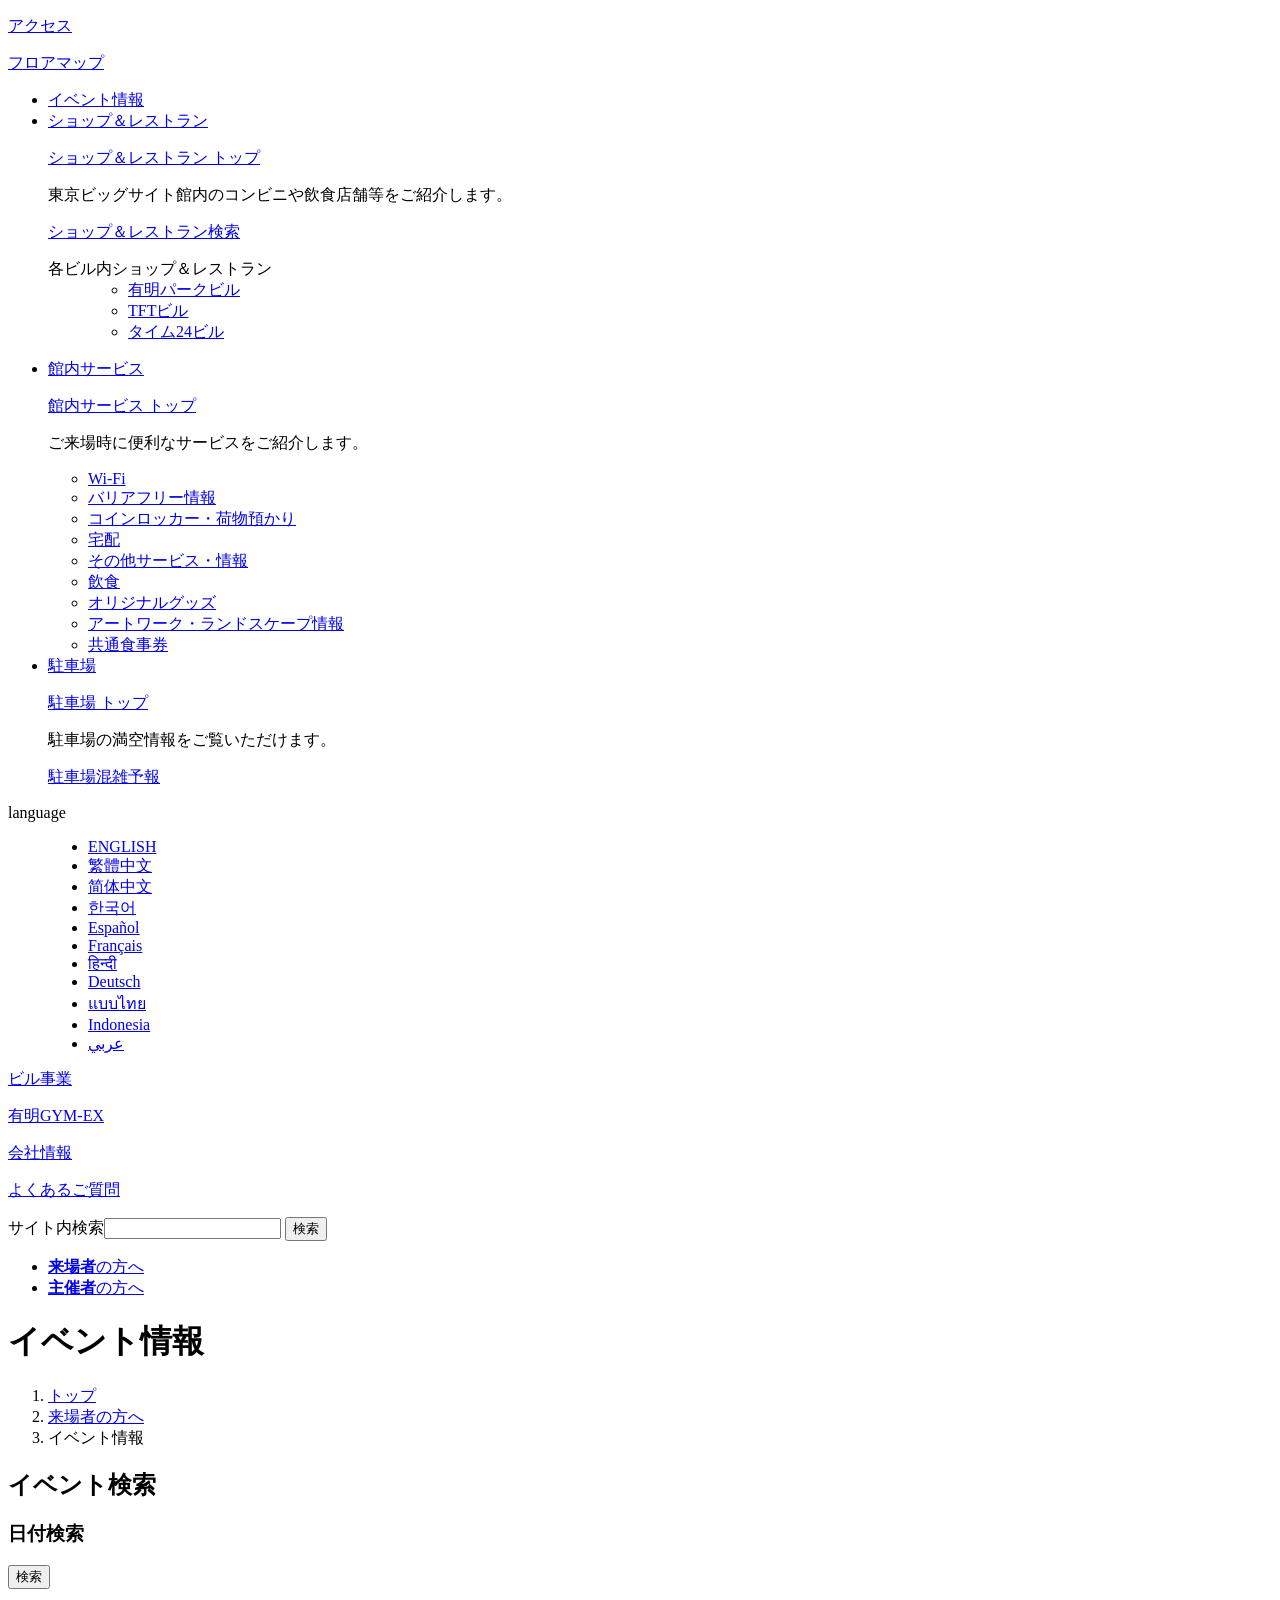
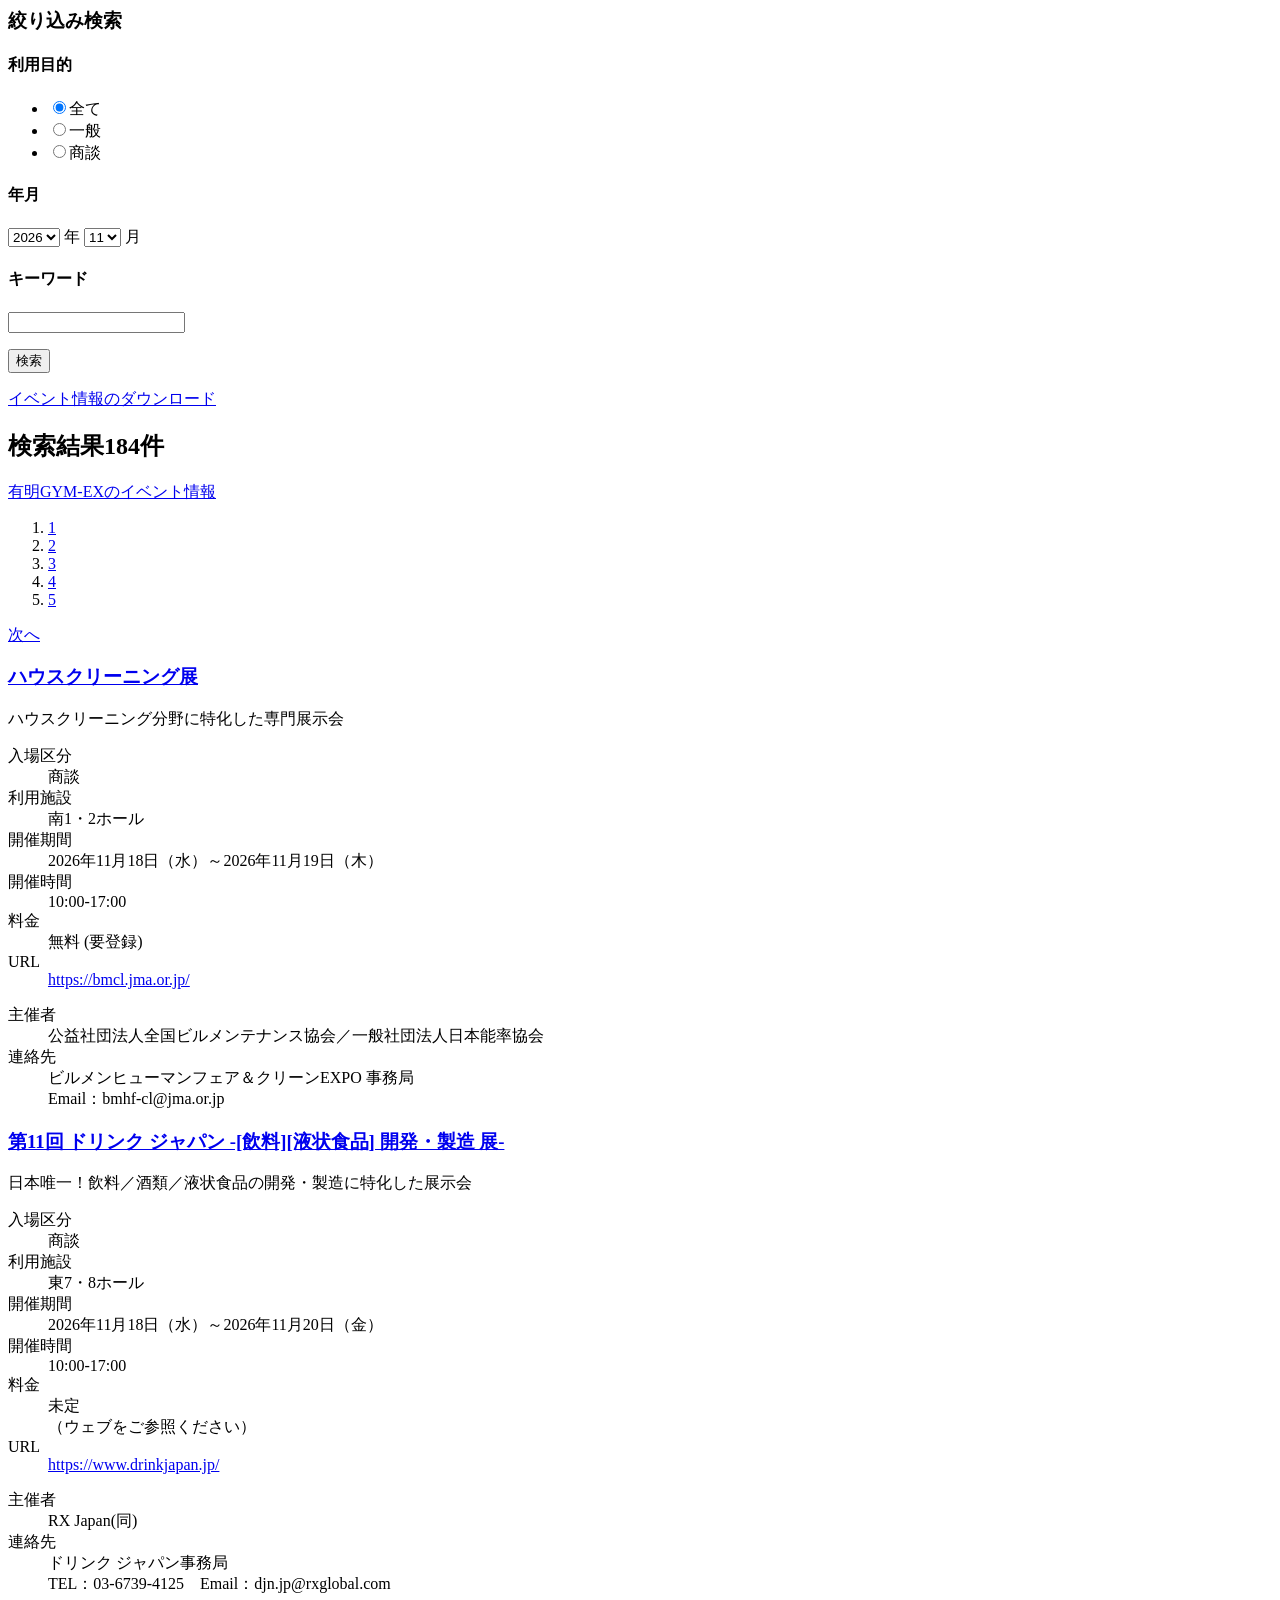
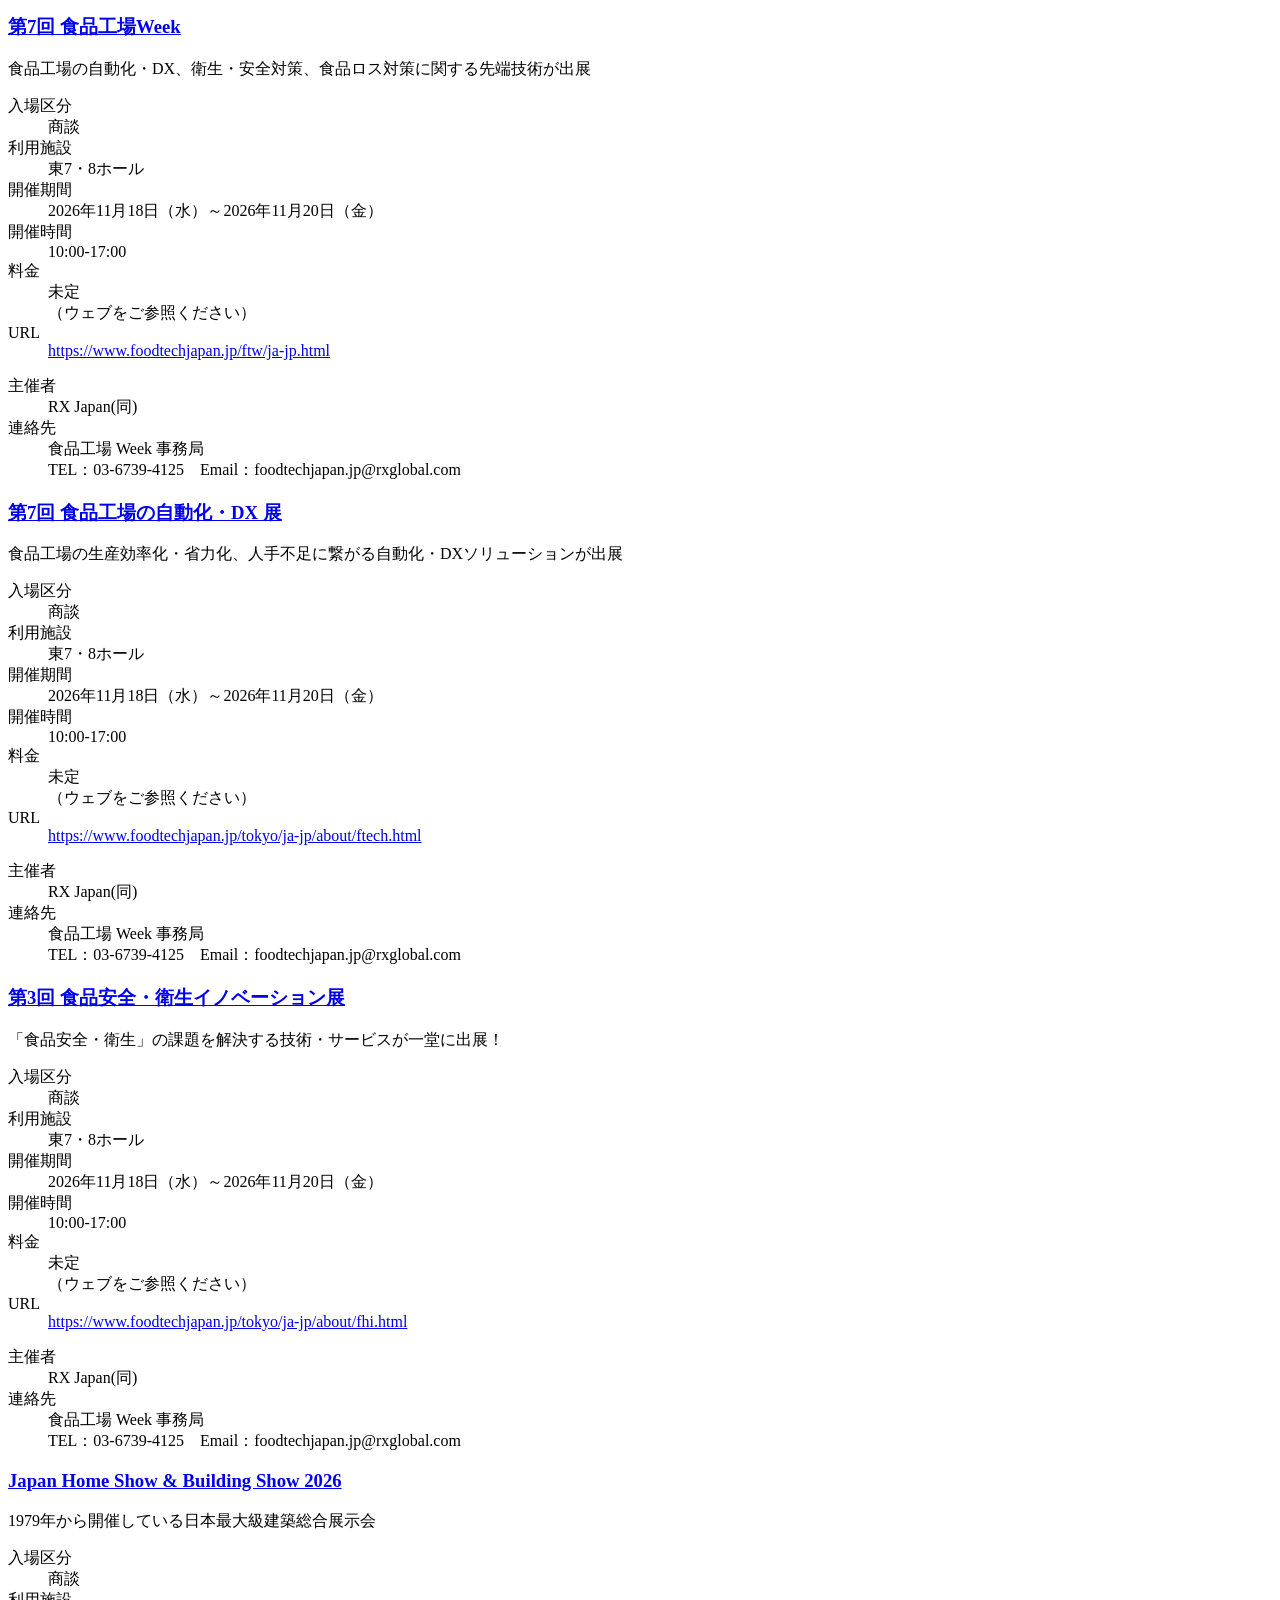
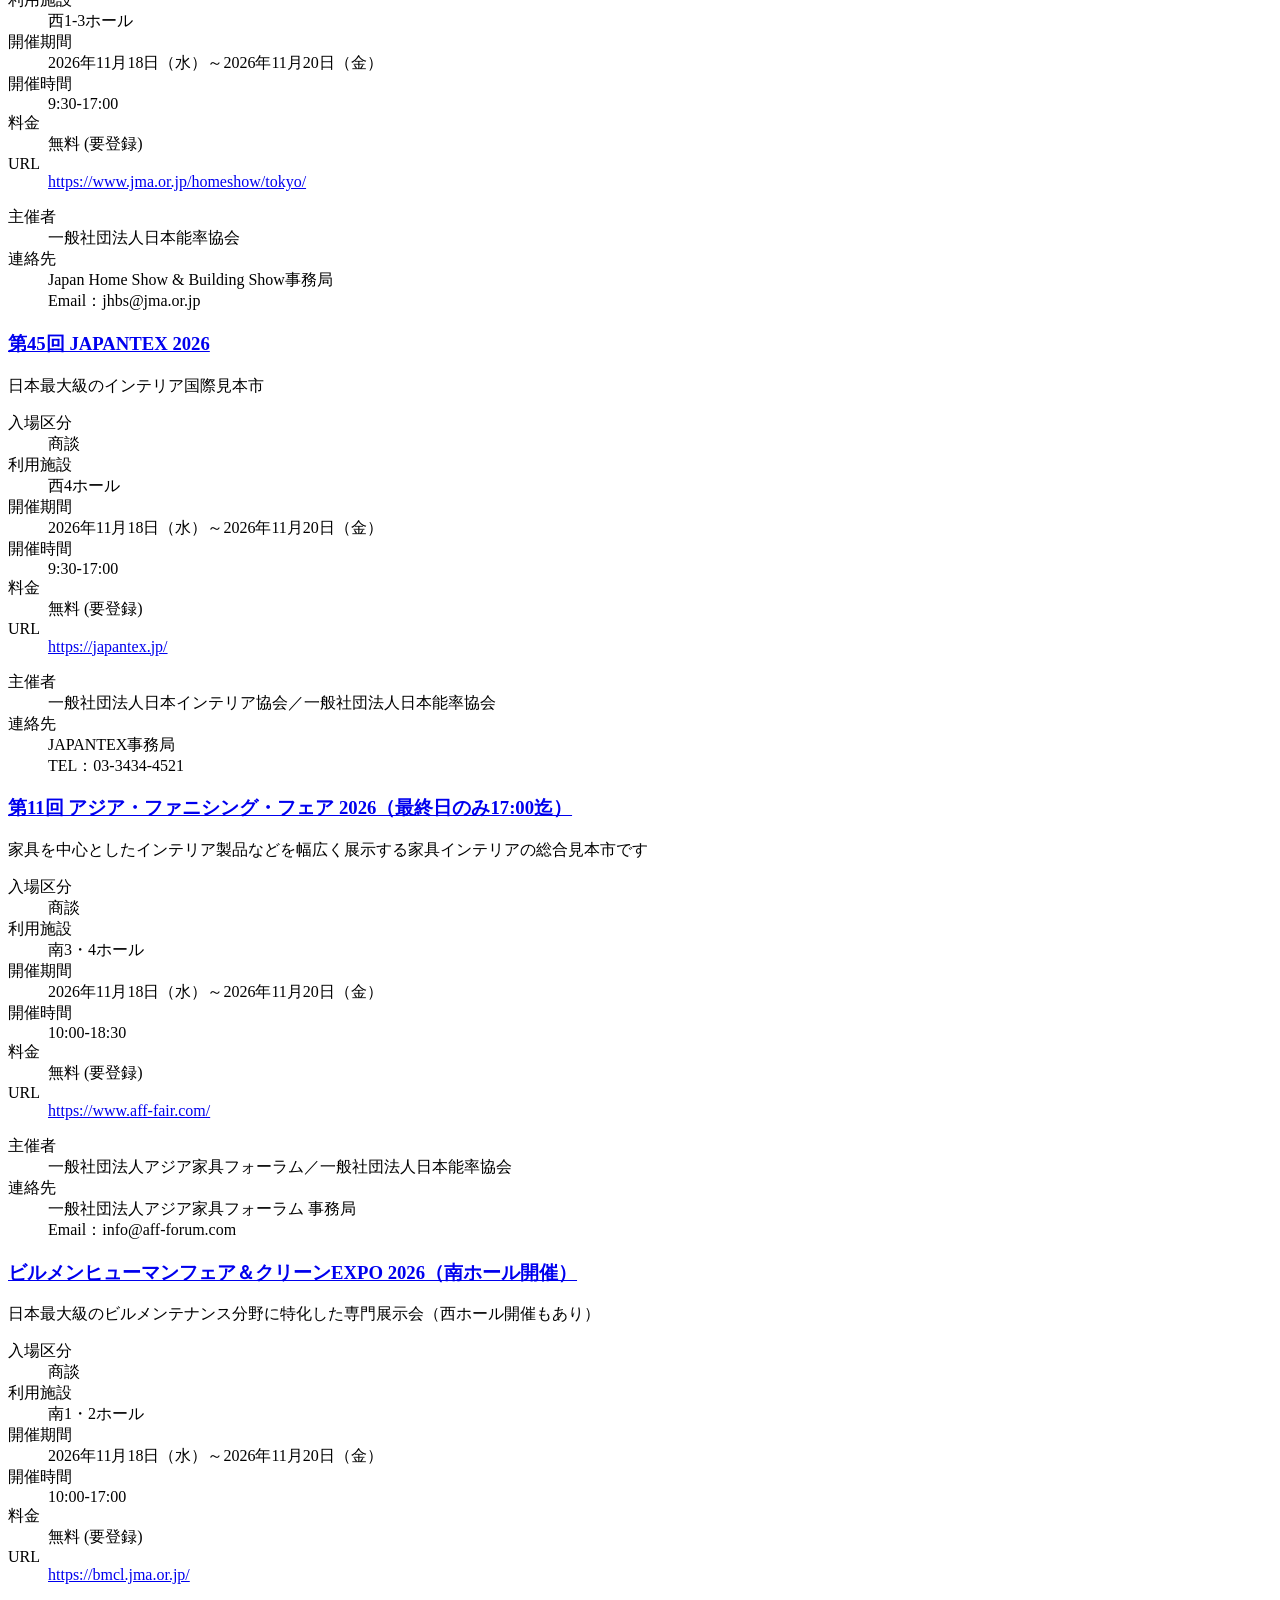
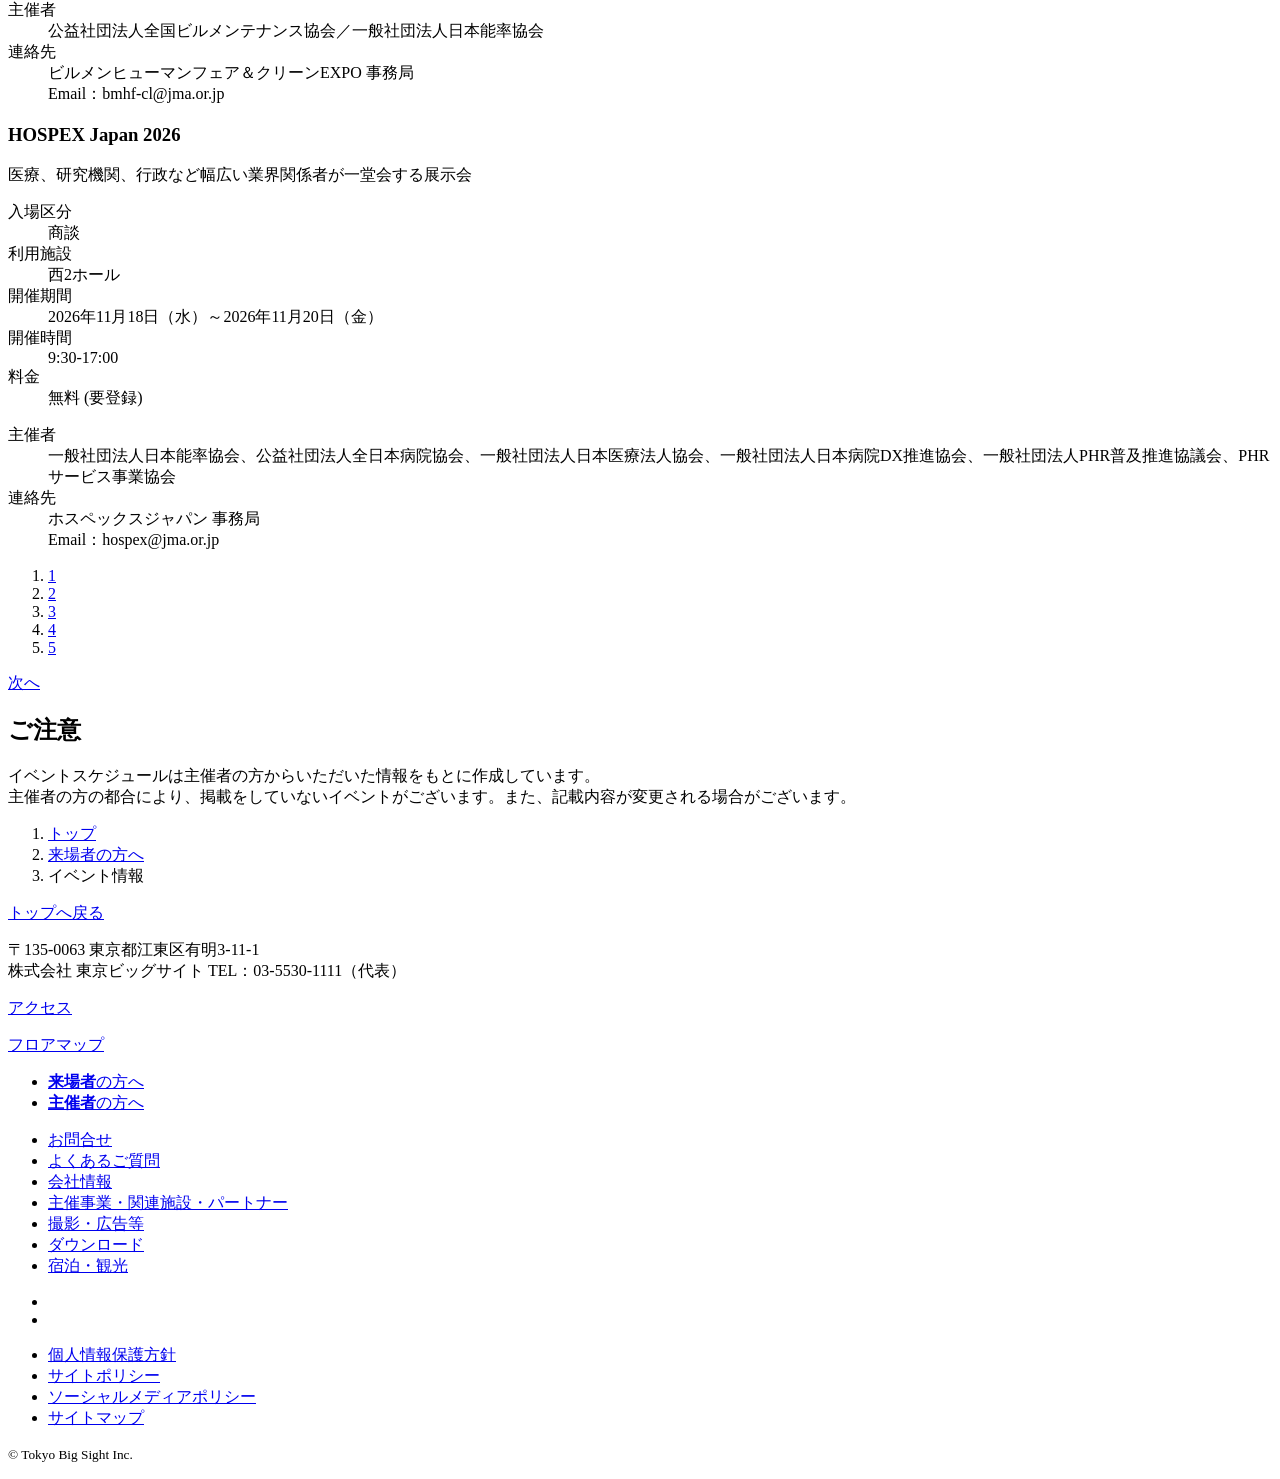
<file: tests/fixtures/bigsight.html>
<!DOCTYPE html>
<html lang="ja">
<head>



<title>イベント情報｜来場者｜東京ビッグサイト（東京国際展示場）</title>






<!-- Google Tag Manager -->

<!-- End Google Tag Manager -->

</head><body>
<!-- Google Tag Manager (noscript) -->

<!-- End Google Tag Manager (noscript) --><div id="page">
<header class="visitor" id="header">
<div class="header-inner">
<p class="logo" data-order="0"><a href="/"></a></p>
<div class="header-link-01" data-order="2">
<p class="link-01 icn-01"><a href="/visitor/access/"><span>アクセス</span></a></p>
<p class="link-01 icn-02"><a href="/visitor/floormap/"><span>フロアマップ</span></a></p>
<!-- /.header-link-01 --></div>
<nav data-order="5" id="nav-global">
<ul>
<li><a href="/visitor/event/"><span>イベント情報</span></a></li>
<li><a href="/visitor/shop/"><span>ショップ＆レストラン</span></a>
<div class="menu">
<div class="inner">
<div class="menu-ttl">
<p class="link-01"><a href="/visitor/shop/"><span>ショップ＆レストラン トップ</span></a></p>
<p class="menu-txt">東京ビッグサイト館内のコンビニや飲食店舗等をご紹介します。</p>
</div>
<div class="menu-content">
<div class="lyt-column-01">
<div class="col">
<p class="link-btn-03 icn-01"><a href="/visitor/shop/search/"><span><span>ショップ＆レストラン検索</span></span></a></p>
</div>
<div class="col">
<dl class="list-01">
<dt>各ビル内ショップ＆レストラン</dt>
<dd>
<ul class="link-txt-01 mb-00">
<li><a href="/organizer/buildings/park/shop/">有明パークビル</a></li>
<li><a href="/organizer/buildings/tft/shop/">TFTビル</a></li>
<li><a href="/organizer/buildings/time/shop/">タイム24ビル</a></li>
<!-- /.link-txt-01 --></ul>
</dd>
</dl>
</div>
<!-- /.lyt-column-01 --></div>
</div>
</div>
<!-- /.menu --></div>
</li>
<li><a href="/visitor/services/"><span>館内サービス</span></a>
<div class="menu">
<div class="inner">
<div class="menu-ttl">
<p class="link-01"><a href="/visitor/services/"><span>館内サービス トップ</span></a></p>
<p class="menu-txt">ご来場時に便利なサービスをご紹介します。</p>
</div>
<div class="menu-content">
<ul class="link-txt-01 col3">
<li><a href="/visitor/services/wi-fi.html">Wi-Fi</a></li>
<li><a href="/visitor/services/accessibility.html">バリアフリー情報</a></li>
<li><a href="/visitor/services/locker.html">コインロッカー・荷物預かり</a></li>
<li><a href="/visitor/services/delivery.html">宅配</a></li>
<li><a href="/visitor/services/information.html">その他サービス・情報</a></li>
<li><a href="/visitor/services/food/">飲食</a></li>
<li><a href="/visitor/services/goods.html">オリジナルグッズ</a></li>
<li><a href="/visitor/services/artwork.html">アートワーク・ランドスケープ情報</a></li>
<li><a href="/visitor/services/card.html">共通食事券</a></li>
<!-- /.link-txt-01 --></ul>
</div>
</div>
<!-- /.menu --></div>
</li>
<li><a href="/visitor/parking/"><span>駐車場</span></a>
<div class="menu">
<div class="inner">
<div class="menu-ttl">
<p class="link-01"><a href="/visitor/parking/"><span>駐車場 トップ</span></a></p>
<p class="menu-txt">駐車場の満空情報をご覧いただけます。</p>
</div>
<div class="menu-content">
<p class="link-btn-03"><a href="/visitor/parking/forecast.php"><span><span>駐車場混雑予報</span></span></a></p>
</div>
</div>
<!-- /.menu --></div>
</li>
</ul>
<!-- /#nav-global --></nav>
<dl class="header-lang" data-order="1" data-stt-ignore="">
<dt lang="en"><span>language</span></dt>
<dd>
<ul class="list-01">
<li><a href="/english/?lang=en" hreflang="en" lang="en">ENGLISH</a></li>
<li><a href="/english/?lang=zh-TW" hreflang="zh-TW" lang="zh-TW">繁體中文</a></li>
<li><a href="/english/?lang=zh-CN" hreflang="zh-CN" lang="zh-CN">简体中文</a></li>
<li><a href="/english/?lang=ko" hreflang="ko" lang="ko">한국어</a></li>
<li><a href="/english/?lang=es" hreflang="es" lang="es">Español</a></li>
<li><a href="/english/?lang=fr" hreflang="fr" lang="fr">Français</a></li>
<li><a href="/english/?lang=hi" hreflang="hi" lang="hi">हिन्दी</a></li>
<li><a href="/english/?lang=de" hreflang="de" lang="de">Deutsch</a></li>
<li><a href="/english/?lang=th" hreflang="th" lang="th">แบบไทย</a></li>
<li><a href="/english/?lang=id" hreflang="id" lang="id">Indonesia</a></li>
<li><a href="/english/?lang=ar" hreflang="ar" lang="ar">عربي</a></li>
</ul>
</dd>
<!-- /.header-lang --></dl>
<div class="header-link-02" data-order="3">
<p class="link-01 icn-01"><a href="/organizer/buildings/#anc-02"><span>ビル事業</span></a></p>
<p class="link-01 icn-04"><a href="/organizer/buildings/#anc-01"><span>有明GYM-EX</span></a></p>
<p class="link-01 icn-03"><a href="/visitor/company/"><span>会社情報</span></a></p>
<p class="link-01 icn-02"><a href="/organizer/faq/"><span>よくあるご質問</span></a></p>
<!-- /.header-link-02 --></div>
<div class="header-search" data-order="6">
<form action="/" role="search">
<input name="uid" type="hidden" value="34975212469071bf9ec2bdde011070d8"/>
<input name="nc" type="hidden" value="1"/>
<input name="cw" type="hidden" value="1"/>
<input name="cd" type="hidden" value="A"/>
<input name="cat" type="hidden" value=""/>
<input name="title" type="hidden" value=""/>
<input name="smin" type="hidden" value=""/>
<input name="smax" type="hidden" value=""/>
<input name="dmin" type="hidden" value=""/>
<input name="dmax" type="hidden" value=""/>
<input name="ext" type="hidden" value=""/>
<input name="num" type="hidden" value="10"/>
<input name="by" type="hidden" value="A3"/>
<input name="tp" type="hidden" value="tp"/>
<input name="syn" type="hidden" value="1"/>
<input name="in" type="hidden" value="U"/>
<input id="dom" name="dom" type="hidden" value=""/>
<input id="path" name="path" type="hidden" value=""/>
<label class="input"><span class="placeholder">サイト内検索</span><input name="q" type="text" value=""/></label>
<button class="submit findsupporter-search" type="submit"><span>検索</span></button>
</form>
<!-- /.header-search --></div>
<div class="header-target" data-order="4">
<ul>
<li class="type-01"><a href="/visitor/"><span><b>来場者</b>の方へ</span></a></li>
<li class="type-02"><a href="/organizer/"><span><b>主催者</b>の方へ</span></a></li>
</ul>
<!-- /.header-target --></div>
<!-- /.header-inner --></div>
<!-- /#header --></header>
<main class="event" id="main">
<div class="hdg-01-03">
<h1><span>イベント情報</span></h1>
<!-- /.hdg-01-01 --></div>
<div class="breadcrumb top">
<ol>
<li><a href="/">トップ</a></li>
<li><a href="/visitor/">来場者の方へ</a></li>
<li><span aria-current="page">イベント情報</span></li>
</ol>
<!-- /.breadcrumb --></div>
<div class="content-flex">
<div class="side">
<div class="form-02">
<div class="inner">
<h2 class="hdg-01"><span>イベント検索</span></h2>
<form action="/visitor/event/search.php" class="js-disclosure-root-02" method="post" novalidate="">
<h3 class="hdg-02 js-disclosure-hook"><span>日付検索</span></h3>
<div class="js-disclosure-content">
<div class="form-calendar-01 js-calendar-01">

<input name="year" type="hidden" value=""/><input name="month" type="hidden" value=""/><input name="day" type="hidden" value=""/></div>
<button class="form-btn-02" name="submit" type="submit" value="date_search"><span>検索</span></button>
</div>
</form>
<form action="/visitor/event/search.php" class="js-disclosure-root-02" method="post" novalidate="">
<h3 class="hdg-02 js-disclosure-hook"><span>絞り込み検索</span></h3>
<div class="js-disclosure-content">
<h4 class="hdg-03"><span>利用目的</span></h4>
<ul class="form-radio-01">
<li><label><input checked="" name="negotiation_ja" type="radio" value="1"/><span>全て</span></label></li>
<li><label><input name="negotiation_ja" type="radio" value="2"/><span>一般</span></label></li>
<li><label><input name="negotiation_ja" type="radio" value="3"/><span>商談</span></label></li>
<!-- /.form-radio-01 --></ul>
<h4 class="hdg-03"><span>年月</span></h4>
<p><label class="label-01">
<span class="form-select-01"><select name="target_year">
<option value=""></option>
<option value="2027">2027</option>
<option selected="selected" value="2026">2026</option>
<option value="2025">2025</option>
<option value="2024">2024</option>
<option value="2023">2023</option>
<option value="2022">2022</option>
<option value="2021">2021</option>
<option value="2020">2020</option>
<option value="2019">2019</option>
<option value="2018">2018</option>
<option value="2017">2017</option>
<option value="2016">2016</option>
<option value="2015">2015</option>
<option value="2014">2014</option>
<option value="2013">2013</option>
<option value="2012">2012</option>
<option value="2011">2011</option>
<option value="2010">2010</option>
<option value="2009">2009</option>
</select></span>
<span>年</span>
</label>
<label class="label-02">
<span class="form-select-01"><select name="target_month">
<option value=""></option>
<option value="1">1</option>
<option value="2">2</option>
<option value="3">3</option>
<option value="4">4</option>
<option value="5">5</option>
<option value="6">6</option>
<option value="7">7</option>
<option value="8">8</option>
<option value="9">9</option>
<option value="10">10</option>
<option selected="selected" value="11">11</option>
<option value="12">12</option>
</select></span>
<span>月</span>
</label></p>
<h4 class="hdg-03"><label for="_part-01">キーワード</label></h4>
<p class="form-txt-01"><input id="_part-01" name="keyword" type="text" value=""/></p>
<button class="form-btn-02" name="submit" type="submit" value="target_search"><span>検索</span></button>
</div>
</form>
</div>
<!-- /.form-02 --></div>
<p class="link-txt-01"><a href="/visitor/event/calendar.html">イベント情報のダウンロード</a></p>
</div>
<div class="inner">
<div class="hdg-search-01 with-button">
<h2 class="hdg"><span>検索結果<b>184</b>件</span></h2>
<p class="link-btn-01 auto"><a href="/organizer/buildings/gym-ex/event/"><span>有明GYM-EXのイベント情報</span></a></p>
<!-- /.hdg-search-01 --></div>
<div class="list-pager-01">
<ol>
<li><a aria-current="true" href="/visitor/event/search.php?page=1">1</a></li>
<li><a href="/visitor/event/search.php?page=2">2</a></li>
<li><a href="/visitor/event/search.php?page=3">3</a></li>
<li><a href="/visitor/event/search.php?page=4">4</a></li>
<li><a href="/visitor/event/search.php?page=5">5</a></li>
</ol>
<p class="next"><a class="next" href="/visitor/event/search.php?page=2"><span>次へ</span></a></p><!-- /.list-pager-01 --></div>
<article class="lyt-event-01">
<h3 class="hdg-01"><a href="https://bmcl.jma.or.jp/" rel="noopener" target="_blank">ハウスクリーニング展</a></h3>
<p>ハウスクリーニング分野に特化した専門展示会</p>
<div class="lyt-img-02 img-right img-parallel">
<div class="img"></div>
<div class="content">
<dl class="list-01">
<div>
<dt>入場区分</dt>
<dd>商談</dd>
</div>
<div>
<dt>利用施設</dt>
<dd>南1・2ホール</dd>
</div>
<div>
<dt>開催期間</dt>
<dd>2026年11月18日（水）～2026年11月19日（木）</dd>
</div>
<div>
<dt>開催時間</dt>
<dd>10:00-17:00
</dd>
</div>
<div>
<dt>料金</dt>
<dd>無料 (要登録)</dd>
</div>
<div>
<dt>URL</dt>
<dd><a href="https://bmcl.jma.or.jp/" rel="noopener" target="_blank">https://bmcl.jma.or.jp/ </a></dd>
</div>
</dl>
</div>
<!-- /.lyt-img-02 --></div>
<div class="lyt-box-01">
<dl class="list-02">
<div>
<dt>主催者</dt>
<dd>公益社団法人全国ビルメンテナンス協会／一般社団法人日本能率協会</dd>
</div>
<div>
<dt>連絡先</dt>
<dd>ビルメンヒューマンフェア＆クリーンEXPO 事務局<br/>Email：bmhf-cl@jma.or.jp</dd>
</div>
<!-- /.list-02 --></dl>
<!-- /.lyt-box-01 --></div>
<!-- /.lyt-event-01 --></article>
<article class="lyt-event-01">
<h3 class="hdg-01"><a href="https://www.drinkjapan.jp/" rel="noopener" target="_blank">第11回 ドリンク ジャパン -[飲料][液状食品] 開発・製造 展-</a></h3>
<p>日本唯一！飲料／酒類／液状食品の開発・製造に特化した展示会</p>
<div class="lyt-img-02 img-right img-parallel">
<div class="img"></div>
<div class="content">
<dl class="list-01">
<div>
<dt>入場区分</dt>
<dd>商談</dd>
</div>
<div>
<dt>利用施設</dt>
<dd>東7・8ホール</dd>
</div>
<div>
<dt>開催期間</dt>
<dd>2026年11月18日（水）～2026年11月20日（金）</dd>
</div>
<div>
<dt>開催時間</dt>
<dd>10:00-17:00
</dd>
</div>
<div>
<dt>料金</dt>
<dd>未定<br/>（ウェブをご参照ください）</dd>
</div>
<div>
<dt>URL</dt>
<dd><a href="https://www.drinkjapan.jp/" rel="noopener" target="_blank">https://www.drinkjapan.jp/ </a></dd>
</div>
</dl>
</div>
<!-- /.lyt-img-02 --></div>
<div class="lyt-box-01">
<dl class="list-02">
<div>
<dt>主催者</dt>
<dd>RX Japan(同)</dd>
</div>
<div>
<dt>連絡先</dt>
<dd>ドリンク ジャパン事務局<br/>TEL：<span class="js-tel-01">03-6739-4125</span>　Email：djn.jp@rxglobal.com</dd>
</div>
<!-- /.list-02 --></dl>
<!-- /.lyt-box-01 --></div>
<!-- /.lyt-event-01 --></article>
<article class="lyt-event-01">
<h3 class="hdg-01"><a href="https://www.foodtechjapan.jp/ftw/ja-jp.html" rel="noopener" target="_blank">第7回 食品工場Week</a></h3>
<p>食品工場の自動化・DX、衛生・安全対策、食品ロス対策に関する先端技術が出展</p>
<div class="lyt-img-02 img-right img-parallel">
<div class="img"></div>
<div class="content">
<dl class="list-01">
<div>
<dt>入場区分</dt>
<dd>商談</dd>
</div>
<div>
<dt>利用施設</dt>
<dd>東7・8ホール</dd>
</div>
<div>
<dt>開催期間</dt>
<dd>2026年11月18日（水）～2026年11月20日（金）</dd>
</div>
<div>
<dt>開催時間</dt>
<dd>10:00-17:00
</dd>
</div>
<div>
<dt>料金</dt>
<dd>未定<br/>（ウェブをご参照ください）</dd>
</div>
<div>
<dt>URL</dt>
<dd><a href="https://www.foodtechjapan.jp/ftw/ja-jp.html" rel="noopener" target="_blank">https://www.foodtechjapan.jp/ftw/ja-jp.html </a></dd>
</div>
</dl>
</div>
<!-- /.lyt-img-02 --></div>
<div class="lyt-box-01">
<dl class="list-02">
<div>
<dt>主催者</dt>
<dd>RX Japan(同)</dd>
</div>
<div>
<dt>連絡先</dt>
<dd>食品工場 Week 事務局<br/>TEL：<span class="js-tel-01">03-6739-4125</span>　Email：foodtechjapan.jp@rxglobal.com</dd>
</div>
<!-- /.list-02 --></dl>
<!-- /.lyt-box-01 --></div>
<!-- /.lyt-event-01 --></article>
<article class="lyt-event-01">
<h3 class="hdg-01"><a href="https://www.foodtechjapan.jp/tokyo/ja-jp/about/ftech.html" rel="noopener" target="_blank">第7回 食品工場の自動化・DX 展</a></h3>
<p>食品工場の生産効率化・省力化、人手不足に繋がる自動化・DXソリューションが出展</p>
<div class="lyt-img-02 img-right img-parallel">
<div class="img"></div>
<div class="content">
<dl class="list-01">
<div>
<dt>入場区分</dt>
<dd>商談</dd>
</div>
<div>
<dt>利用施設</dt>
<dd>東7・8ホール</dd>
</div>
<div>
<dt>開催期間</dt>
<dd>2026年11月18日（水）～2026年11月20日（金）</dd>
</div>
<div>
<dt>開催時間</dt>
<dd>10:00-17:00
</dd>
</div>
<div>
<dt>料金</dt>
<dd>未定<br/>（ウェブをご参照ください）</dd>
</div>
<div>
<dt>URL</dt>
<dd><a href="https://www.foodtechjapan.jp/tokyo/ja-jp/about/ftech.html" rel="noopener" target="_blank">https://www.foodtechjapan.jp/tokyo/ja-jp/about/ftech.html </a></dd>
</div>
</dl>
</div>
<!-- /.lyt-img-02 --></div>
<div class="lyt-box-01">
<dl class="list-02">
<div>
<dt>主催者</dt>
<dd>RX Japan(同)</dd>
</div>
<div>
<dt>連絡先</dt>
<dd>食品工場 Week 事務局<br/>TEL：<span class="js-tel-01">03-6739-4125</span>　Email：foodtechjapan.jp@rxglobal.com</dd>
</div>
<!-- /.list-02 --></dl>
<!-- /.lyt-box-01 --></div>
<!-- /.lyt-event-01 --></article>
<article class="lyt-event-01">
<h3 class="hdg-01"><a href="https://www.foodtechjapan.jp/tokyo/ja-jp/about/fhi.html" rel="noopener" target="_blank">第3回 食品安全・衛生イノベーション展</a></h3>
<p>「食品安全・衛生」の課題を解決する技術・サービスが一堂に出展！</p>
<div class="lyt-img-02 img-right img-parallel">
<div class="img"></div>
<div class="content">
<dl class="list-01">
<div>
<dt>入場区分</dt>
<dd>商談</dd>
</div>
<div>
<dt>利用施設</dt>
<dd>東7・8ホール</dd>
</div>
<div>
<dt>開催期間</dt>
<dd>2026年11月18日（水）～2026年11月20日（金）</dd>
</div>
<div>
<dt>開催時間</dt>
<dd>10:00-17:00
</dd>
</div>
<div>
<dt>料金</dt>
<dd>未定<br/>（ウェブをご参照ください）</dd>
</div>
<div>
<dt>URL</dt>
<dd><a href="https://www.foodtechjapan.jp/tokyo/ja-jp/about/fhi.html" rel="noopener" target="_blank">https://www.foodtechjapan.jp/tokyo/ja-jp/about/fhi.html </a></dd>
</div>
</dl>
</div>
<!-- /.lyt-img-02 --></div>
<div class="lyt-box-01">
<dl class="list-02">
<div>
<dt>主催者</dt>
<dd>RX Japan(同)</dd>
</div>
<div>
<dt>連絡先</dt>
<dd>食品工場 Week 事務局<br/>TEL：<span class="js-tel-01">03-6739-4125</span>　Email：foodtechjapan.jp@rxglobal.com</dd>
</div>
<!-- /.list-02 --></dl>
<!-- /.lyt-box-01 --></div>
<!-- /.lyt-event-01 --></article>
<article class="lyt-event-01">
<h3 class="hdg-01"><a href="https://www.jma.or.jp/homeshow/tokyo/" rel="noopener" target="_blank">Japan Home Show &amp; Building Show 2026</a></h3>
<p>1979年から開催している日本最大級建築総合展示会</p>
<div class="lyt-img-02 img-right img-parallel">
<div class="img"></div>
<div class="content">
<dl class="list-01">
<div>
<dt>入場区分</dt>
<dd>商談</dd>
</div>
<div>
<dt>利用施設</dt>
<dd>西1-3ホール</dd>
</div>
<div>
<dt>開催期間</dt>
<dd>2026年11月18日（水）～2026年11月20日（金）</dd>
</div>
<div>
<dt>開催時間</dt>
<dd>9:30-17:00
</dd>
</div>
<div>
<dt>料金</dt>
<dd>無料 (要登録)</dd>
</div>
<div>
<dt>URL</dt>
<dd><a href="https://www.jma.or.jp/homeshow/tokyo/" rel="noopener" target="_blank">https://www.jma.or.jp/homeshow/tokyo/ </a></dd>
</div>
</dl>
</div>
<!-- /.lyt-img-02 --></div>
<div class="lyt-box-01">
<dl class="list-02">
<div>
<dt>主催者</dt>
<dd>一般社団法人日本能率協会</dd>
</div>
<div>
<dt>連絡先</dt>
<dd>Japan Home Show &amp; Building Show事務局<br/>Email：jhbs@jma.or.jp</dd>
</div>
<!-- /.list-02 --></dl>
<!-- /.lyt-box-01 --></div>
<!-- /.lyt-event-01 --></article>
<article class="lyt-event-01">
<h3 class="hdg-01"><a href="https://japantex.jp/" rel="noopener" target="_blank">第45回 JAPANTEX 2026</a></h3>
<p>日本最大級のインテリア国際見本市</p>
<div class="lyt-img-02 img-right img-parallel">
<div class="img"></div>
<div class="content">
<dl class="list-01">
<div>
<dt>入場区分</dt>
<dd>商談</dd>
</div>
<div>
<dt>利用施設</dt>
<dd>西4ホール</dd>
</div>
<div>
<dt>開催期間</dt>
<dd>2026年11月18日（水）～2026年11月20日（金）</dd>
</div>
<div>
<dt>開催時間</dt>
<dd>9:30-17:00
</dd>
</div>
<div>
<dt>料金</dt>
<dd>無料 (要登録)</dd>
</div>
<div>
<dt>URL</dt>
<dd><a href="https://japantex.jp/" rel="noopener" target="_blank">https://japantex.jp/ </a></dd>
</div>
</dl>
</div>
<!-- /.lyt-img-02 --></div>
<div class="lyt-box-01">
<dl class="list-02">
<div>
<dt>主催者</dt>
<dd>一般社団法人日本インテリア協会／一般社団法人日本能率協会</dd>
</div>
<div>
<dt>連絡先</dt>
<dd>JAPANTEX事務局<br/>TEL：<span class="js-tel-01">03-3434-4521</span>　</dd>
</div>
<!-- /.list-02 --></dl>
<!-- /.lyt-box-01 --></div>
<!-- /.lyt-event-01 --></article>
<article class="lyt-event-01">
<h3 class="hdg-01"><a href="https://www.aff-fair.com/" rel="noopener" target="_blank">第11回 アジア・ファニシング・フェア 2026（最終日のみ17:00迄）</a></h3>
<p>家具を中心としたインテリア製品などを幅広く展示する家具インテリアの総合見本市です</p>
<div class="lyt-img-02 img-right img-parallel">
<div class="img"></div>
<div class="content">
<dl class="list-01">
<div>
<dt>入場区分</dt>
<dd>商談</dd>
</div>
<div>
<dt>利用施設</dt>
<dd>南3・4ホール</dd>
</div>
<div>
<dt>開催期間</dt>
<dd>2026年11月18日（水）～2026年11月20日（金）</dd>
</div>
<div>
<dt>開催時間</dt>
<dd>10:00-18:30
</dd>
</div>
<div>
<dt>料金</dt>
<dd>無料 (要登録)</dd>
</div>
<div>
<dt>URL</dt>
<dd><a href="https://www.aff-fair.com/" rel="noopener" target="_blank">https://www.aff-fair.com/ </a></dd>
</div>
</dl>
</div>
<!-- /.lyt-img-02 --></div>
<div class="lyt-box-01">
<dl class="list-02">
<div>
<dt>主催者</dt>
<dd>一般社団法人アジア家具フォーラム／一般社団法人日本能率協会</dd>
</div>
<div>
<dt>連絡先</dt>
<dd>一般社団法人アジア家具フォーラム 事務局<br/>Email：info@aff-forum.com</dd>
</div>
<!-- /.list-02 --></dl>
<!-- /.lyt-box-01 --></div>
<!-- /.lyt-event-01 --></article>
<article class="lyt-event-01">
<h3 class="hdg-01"><a href="https://bmcl.jma.or.jp/" rel="noopener" target="_blank">ビルメンヒューマンフェア＆クリーンEXPO 2026（南ホール開催）</a></h3>
<p>日本最大級のビルメンテナンス分野に特化した専門展示会（西ホール開催もあり）</p>
<div class="lyt-img-02 img-right img-parallel">
<div class="img"></div>
<div class="content">
<dl class="list-01">
<div>
<dt>入場区分</dt>
<dd>商談</dd>
</div>
<div>
<dt>利用施設</dt>
<dd>南1・2ホール</dd>
</div>
<div>
<dt>開催期間</dt>
<dd>2026年11月18日（水）～2026年11月20日（金）</dd>
</div>
<div>
<dt>開催時間</dt>
<dd>10:00-17:00
</dd>
</div>
<div>
<dt>料金</dt>
<dd>無料 (要登録)</dd>
</div>
<div>
<dt>URL</dt>
<dd><a href="https://bmcl.jma.or.jp/" rel="noopener" target="_blank">https://bmcl.jma.or.jp/ </a></dd>
</div>
</dl>
</div>
<!-- /.lyt-img-02 --></div>
<div class="lyt-box-01">
<dl class="list-02">
<div>
<dt>主催者</dt>
<dd>公益社団法人全国ビルメンテナンス協会／一般社団法人日本能率協会</dd>
</div>
<div>
<dt>連絡先</dt>
<dd>ビルメンヒューマンフェア＆クリーンEXPO 事務局<br/>Email：bmhf-cl@jma.or.jp</dd>
</div>
<!-- /.list-02 --></dl>
<!-- /.lyt-box-01 --></div>
<!-- /.lyt-event-01 --></article>
<article class="lyt-event-01">
<h3 class="hdg-01">HOSPEX Japan 2026</h3>
<p>医療、研究機関、行政など幅広い業界関係者が一堂会する展示会</p>
<div class="lyt-img-02 img-right img-parallel">
<div class="img"></div>
<div class="content">
<dl class="list-01">
<div>
<dt>入場区分</dt>
<dd>商談</dd>
</div>
<div>
<dt>利用施設</dt>
<dd>西2ホール</dd>
</div>
<div>
<dt>開催期間</dt>
<dd>2026年11月18日（水）～2026年11月20日（金）</dd>
</div>
<div>
<dt>開催時間</dt>
<dd>9:30-17:00
</dd>
</div>
<div>
<dt>料金</dt>
<dd>無料 (要登録)</dd>
</div>
</dl>
</div>
<!-- /.lyt-img-02 --></div>
<div class="lyt-box-01">
<dl class="list-02">
<div>
<dt>主催者</dt>
<dd>一般社団法人日本能率協会、公益社団法人全日本病院協会、一般社団法人日本医療法人協会、一般社団法人日本病院DX推進協会、一般社団法人PHR普及推進協議会、PHRサービス事業協会</dd>
</div>
<div>
<dt>連絡先</dt>
<dd>ホスペックスジャパン 事務局<br/>Email：hospex@jma.or.jp</dd>
</div>
<!-- /.list-02 --></dl>
<!-- /.lyt-box-01 --></div>
<!-- /.lyt-event-01 --></article>
<div class="list-pager-01">
<ol>
<li><a aria-current="true" href="/visitor/event/search.php?page=1">1</a></li>
<li><a href="/visitor/event/search.php?page=2">2</a></li>
<li><a href="/visitor/event/search.php?page=3">3</a></li>
<li><a href="/visitor/event/search.php?page=4">4</a></li>
<li><a href="/visitor/event/search.php?page=5">5</a></li>
</ol>
<p class="next"><a class="next" href="/visitor/event/search.php?page=2"><span>次へ</span></a></p><!-- /.list-pager-01 --></div>
</div>
<!-- /.content-flex --></div>
<div class="content-single">
<div class="inner">
<div class="lyt-box-01">
<h2 class="hdg-box-01"><span>ご注意</span></h2>
<p>イベントスケジュールは主催者の方からいただいた情報をもとに作成しています。<br/>主催者の方の都合により、掲載をしていないイベントがございます。また、記載内容が変更される場合がございます。</p>
<!-- /.lyt-box-01 --></div>
</div>
<!-- /.content-single --></div>
<div class="breadcrumb bottom">
<ol>
<li><a href="/">トップ</a></li>
<li><a href="/visitor/">来場者の方へ</a></li>
<li><span aria-current="page">イベント情報</span></li>
</ol>
<!-- /.breadcrumb --></div>
<!-- /#main --></main>
<footer id="footer">
<div class="footer-inner">
<p class="link-top-01 js-smooth-scroll-01"><a href="#page"><span>トップへ戻る</span></a></p>
<div class="footer-bg-wrap-01">
<div class="footer-content">
<p class="logo"></p>
<p>〒135-0063 東京都江東区有明3-11-1<br/>株式会社 東京ビッグサイト TEL：<span class="js-tel-01">03-5530-1111</span>（代表）</p>
<p class="link-01 icn-01"><a href="/visitor/access/">アクセス</a></p>
<p class="link-01 icn-02"><a href="/visitor/floormap/">フロアマップ</a></p>
</div>
<div class="footer-target">
<ul>
<li class="type-01"><a href="/visitor/"><span><b>来場者</b>の方へ</span></a></li>
<li class="type-02"><a href="/organizer/"><span><b>主催者</b>の方へ</span></a></li>
</ul>
<!-- /.footer-target --></div>
<div class="footer-link-01">
<ul class="link-01">
<li><a href="/organizer/contact/">お問合せ</a></li>
<li><a href="/organizer/faq/">よくあるご質問</a></li>
<li><a href="/visitor/company/">会社情報</a></li>
<li><a href="/visitor/link/">主催事業・関連施設・パートナー</a></li>
<li><a href="/visitor/press/">撮影・広告等</a></li>
<li><a href="/organizer/download/">ダウンロード</a></li>
<li><a href="/visitor/hotel/">宿泊・観光</a></li>
</ul>
<ul class="link-sns-01">
<li><a href="https://twitter.com/T_Bigsight/" rel="noopener" target="_blank"></a></li>
<li><a href="https://www.youtube.com/channel/UCvaE0oZzUraEzxGiN-8pLSQ" rel="noopener" target="_blank"></a></li>
</ul>
<!-- /.footer-link-01 --></div>
<!-- /.footer-bg-wrap-01 --></div>
<div class="footer-bg-wrap-02">
<div class="footer-link-01">
<ul class="link-01">
<li><a href="/visitor/privacy-statement/">個人情報保護方針</a></li>
<li><a href="/visitor/sitepolicy/">サイトポリシー</a></li>
<li><a href="/visitor/term/">ソーシャルメディアポリシー</a></li>
<li><a href="/visitor/sitemap/">サイトマップ</a></li>
</ul>
<!-- /.footer-link-01 --></div>
<p class="copy"><small>© Tokyo Big Sight Inc.</small></p>
<!-- /.footer-bg-wrap-01 --></div>
<!-- /.footer-inner --></div>
<!-- /#footer --></footer><!-- /#page --></div>

</body>
</html>
</file>
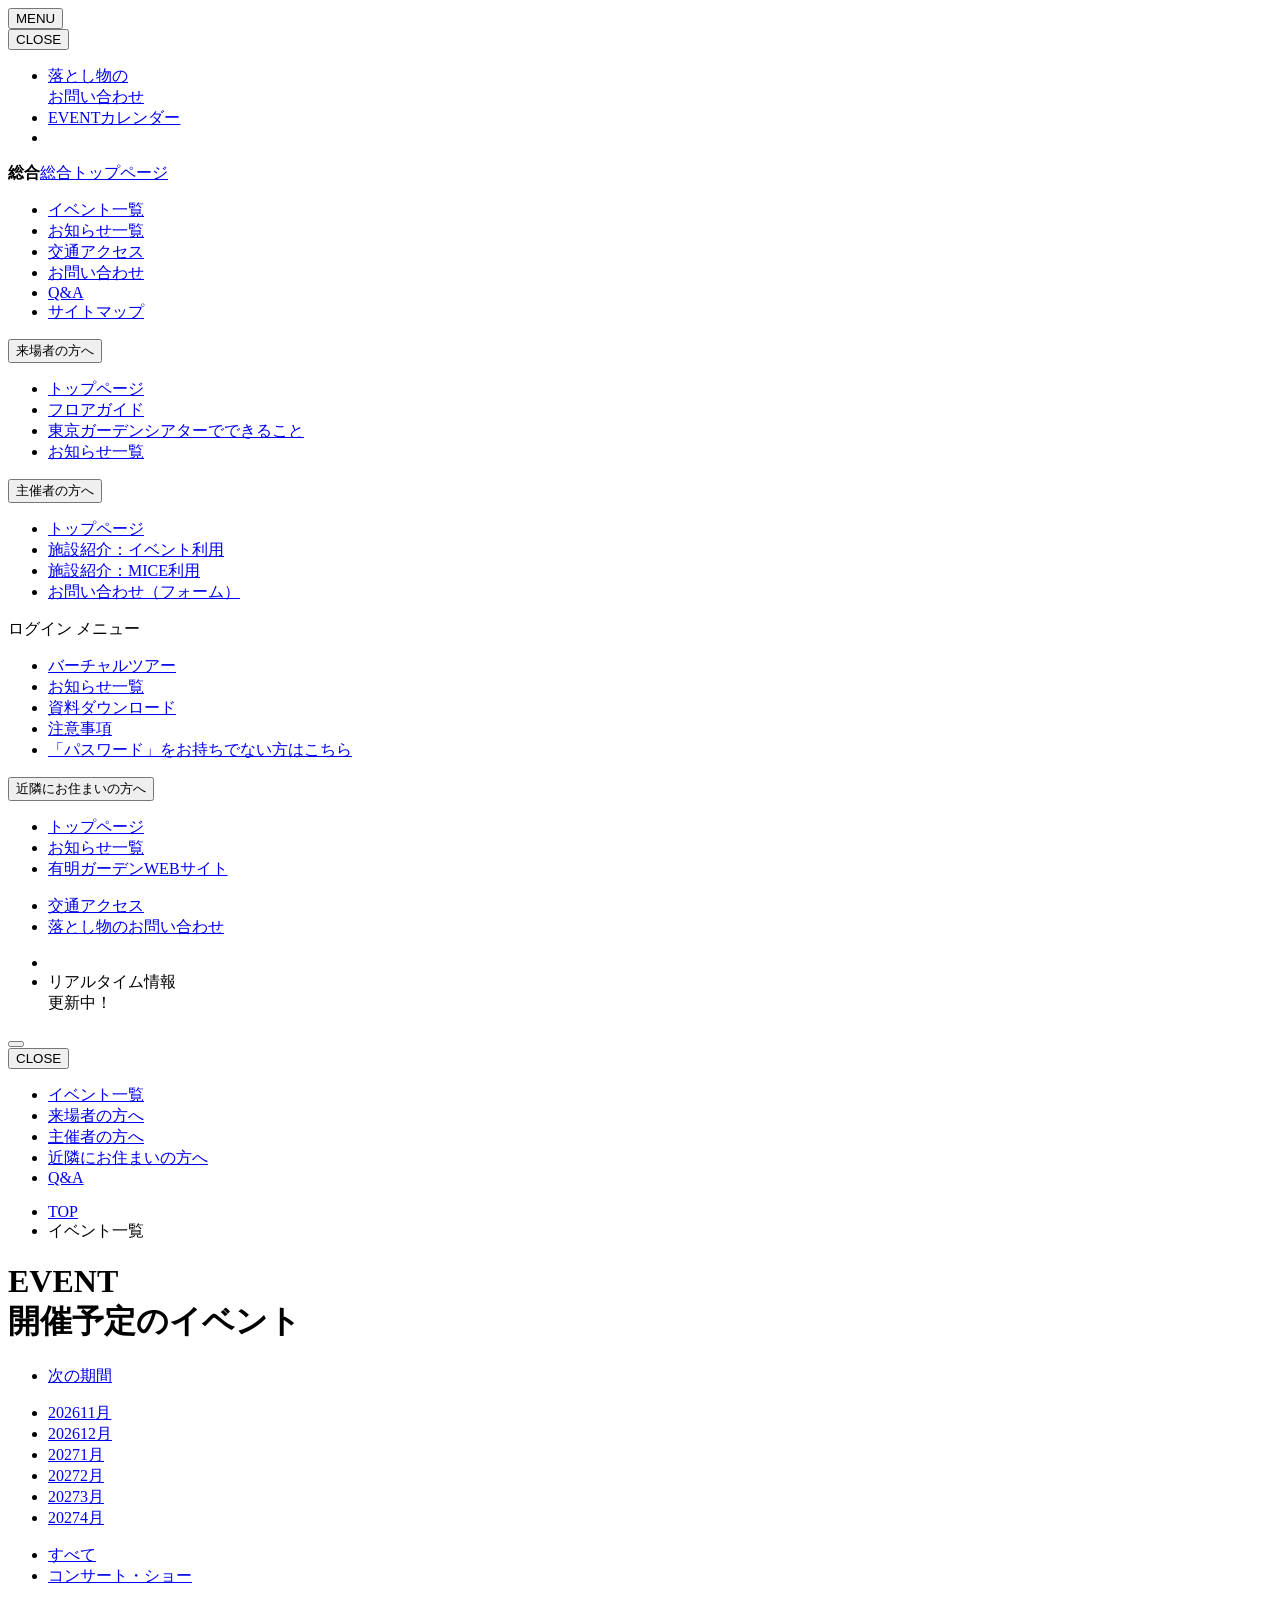
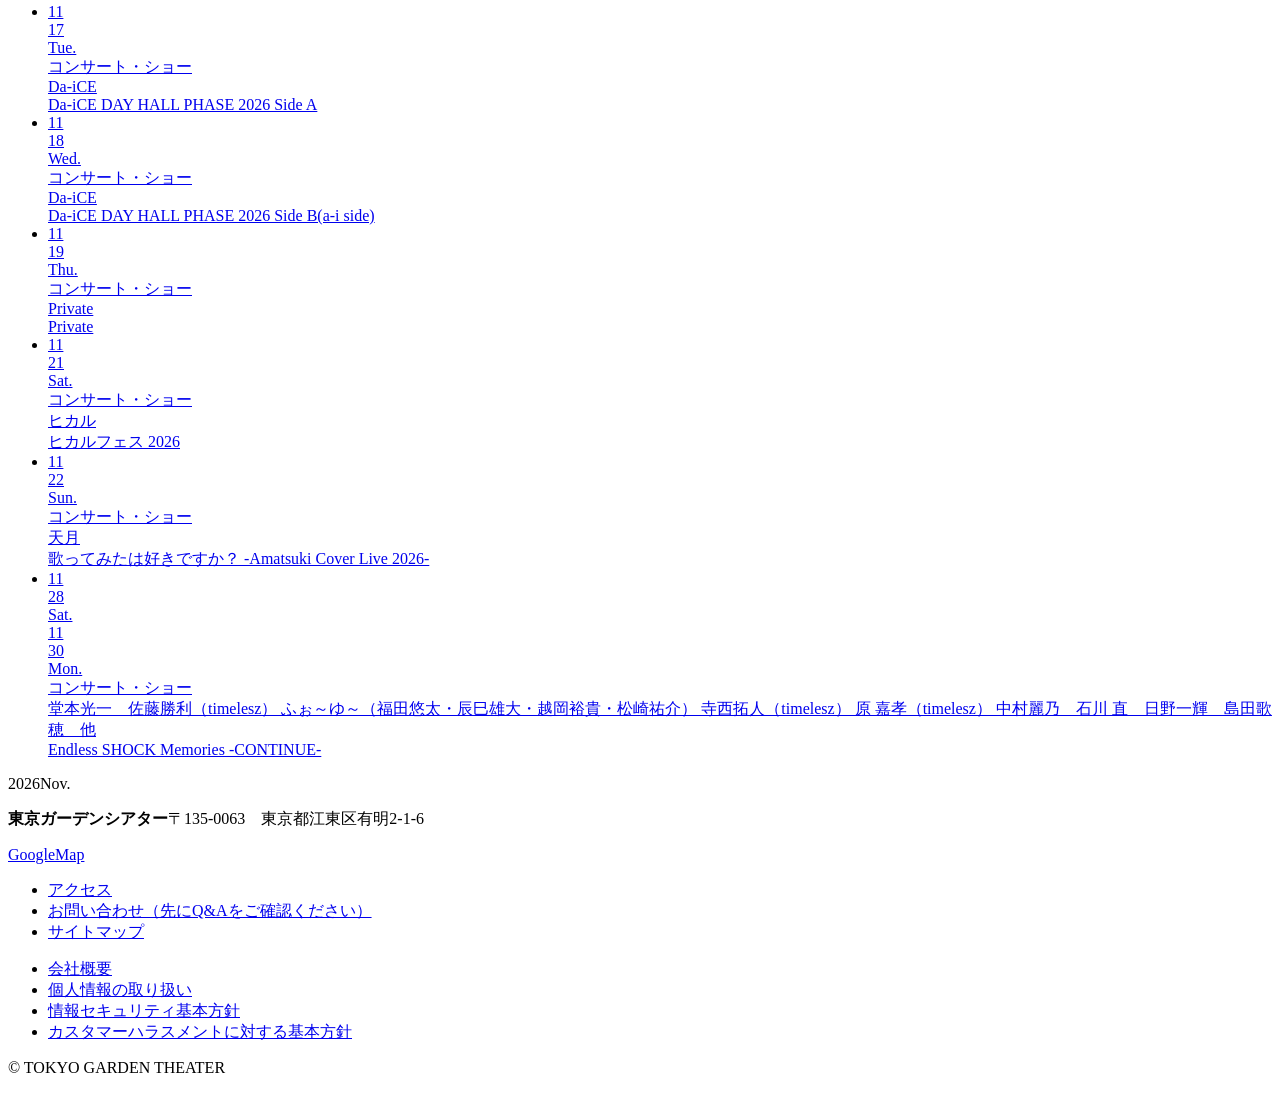
<file: tests/fixtures/garden_theater.html>
<!DOCTYPE html>
<html lang="ja">
<head>
<!-- Google Tag Manager -->

<!-- End Google Tag Manager -->



<title>開催予定のイベント| 東京ガーデンシアター</title>















</head>
<body>
<!-- Google Tag Manager (noscript) -->

<!-- End Google Tag Manager (noscript) -->


<div class="container">
<!-- HEADER-->
<header>
<nav class="fixNav">
<div class="fixBtnWrap -scr">
<button class="fixNavBtn js-menuOpenTgl">
<div class="hamburger"></div>
<div class="text">MENU</div>
</button>
</div>
<div class="fixBtnWrap -x js-menuCloseTgl">
<button class="fixNavBtn -x">
<div class="hamburger"></div>
<div class="text">CLOSE</div>
</button>
</div>
<div class="fixNavMenu">
<div class="head">
<div class="logo"></div>
<ul class="list_head">
<li><a href="https://smfag-l.sakurasan-ai.com/contact" target="_blank"><span>落とし物の<br/>お問い合わせ</span><span class="iconWrap">
<div class="icon">

</div></span></a></li>
<li class="calendar"><a class="js-calendarOpenTgl" href="javascript:void(0);"><span>EVENTカレンダー</span><span class="iconWrap">
<div class="icon"></div></span></a></li>
<li><a href="https://x.com/tokyogt_2020" target="_blank"><span></span></a></li>
</ul>
</div>
<div class="body">
<div class="grid">
<div class="grid_item -main">
<div class="ttl"><strong>総合</strong><a href="/tokyo_garden_theater/"><span>総合トップページ</span>
<div class="icon">

</div></a></div>
<div class="inner">
<ul class="list_fixNav">
<li><a href="/tokyo_garden_theater/schedule/"><span>イベント一覧</span>
<div class="icon">

</div></a></li>
<li><a href="/tokyo_garden_theater/news/all/"><span>お知らせ一覧</span>
<div class="icon">

</div></a></li>
<li><a href="/tokyo_garden_theater/access/"><span>交通アクセス</span>
<div class="icon">

</div></a></li>
<li><a href="https://reg18.smp.ne.jp/regist/is?SMPFORM=ocnd-mbqfrh-fa70cbc887bda018011f2be7c0b4c74b" target="_blank"><span>お問い合わせ</span>
<div class="icon">

</div></a></li>
<li><a href="/tokyo_garden_theater/faq/"><span>Q&amp;A</span>
<div class="icon">

</div></a></li>
<li><a href="/tokyo_garden_theater/sitemap/"><span>サイトマップ</span>
<div class="icon">

</div></a></li>
</ul>
</div>
</div>
<div class="grid_item -visitor">
<button aria-controls="globalNavPullBody_visitor" aria-expanded="true" class="pulldownToggle -readyOpen" id="globalNavPull_visitor"><span>来場者の方へ</span>
<div class="icon">

</div>
</button>
<div aria-labelledby="globalNavPull_visitor" class="pulldownContents" id="globalNavPullBody_visitor" role="region">
<div class="inner">
<ul class="list_fixNav">
<li><a href="/tokyo_garden_theater/visitor/"><span>トップページ</span>
<div class="icon">

</div></a></li>
<li><a href="/tokyo_garden_theater/visitor/floor/"><span>フロアガイド</span>
<div class="icon">

</div></a></li>
<li><a href="/tokyo_garden_theater/visitor/hall/"><span>東京ガーデンシアターでできること</span>
<div class="icon">

</div></a></li>
<li><a href="/tokyo_garden_theater/news/visitor/"><span>お知らせ一覧</span>
<div class="icon">

</div></a></li>
</ul>
</div>
</div>
</div>
<div class="grid_item -organizer">
<button aria-controls="globalNavPullBody_organizer" aria-expanded="true" class="pulldownToggle -readyOpen" id="globalNavPull_organizer"><span>主催者の方へ</span>
<div class="icon">

</div>
</button>
<div aria-labelledby="globalNavPull_organizer" class="pulldownContents" id="globalNavPullBody_organizer" role="region">
<div class="inner">
<ul class="list_fixNav">
<li><a href="/tokyo_garden_theater/org/"><span>トップページ</span>
<div class="icon">

</div></a></li>
<li><a href="/tokyo_garden_theater/org/facilities/events/"><span>施設紹介：イベント利用</span>
<div class="icon">

</div></a></li>
<li><a href="/tokyo_garden_theater/org/facilities/mice/"><span>施設紹介：MICE利用</span>
<div class="icon">

</div></a></li>
<li><a href="https://reg18.smp.ne.jp/regist/is?SMPFORM=ocnd-mbqfqe-c383ccb32f00725924df72f29bbc3489" rel="noopener noreferrer" target="_blank"><span>お問い合わせ（フォーム）</span>
<div class="icon">

</div></a></li>
</ul>
<div class="loginWrap">
<div class="loginPagesHead"><span class="icon"></span><span>
                    ログイン
                    メニュー</span></div>
<ul class="list_fixNav -login">
<li><a href="/tokyo_garden_theater/org/virtualtours/"><span>バーチャルツアー</span>
<div class="icon">

</div></a></li>
<li><a href="/tokyo_garden_theater/news/org/"><span>お知らせ一覧</span>
<div class="icon">

</div></a></li>
<li><a href="/tokyo_garden_theater/org/material_dl/"><span>資料ダウンロード</span>
<div class="icon">

</div></a></li>
<li><a href="/tokyo_garden_theater/org/precaution/"><span>注意事項</span>
<div class="icon">

</div></a></li>
<li><a class="plzPwd" href="https://reg18.smp.ne.jp/regist/is?SMPFORM=ocnd-mbqfqe-c383ccb32f00725924df72f29bbc3489" rel="noopener noreferrer" target="_blank"><span><span class="t_pink">「パスワード」</span>をお持ちでない方はこちら</span>
<div class="icon">

</div></a></li>
</ul>
</div>
</div>
</div>
</div>
<div class="grid_item -neighbors">
<button aria-controls="globalNavPullBody_neighbors" aria-expanded="true" class="pulldownToggle -readyOpen" id="globalNavPull_neighbors"><span>近隣にお住まいの方へ</span>
<div class="icon">

</div>
</button>
<div aria-labelledby="globalNavPull_neighbors" class="pulldownContents" id="globalNavPullBody_neighbors" role="region">
<div class="inner">
<ul class="list_fixNav">
<li><a href="/tokyo_garden_theater/neighbor/"><span>トップページ</span>
<div class="icon">

</div></a></li>
<li><a href="/tokyo_garden_theater/news/neighbor/"><span>お知らせ一覧</span>
<div class="icon">

</div></a></li>
<li><a href="https://ariake.shopping-sumitomo-rd.com/" rel="noopener noreferrer" target="_blank"><span>有明ガーデンWEBサイト</span>
<div class="icon">

</div></a></li>
</ul>
</div>
</div>
</div>
</div>
</div>
</div>
</nav>

<div class="header">
<div class="logo"><a href="/tokyo_garden_theater/"></a></div>
<div class="links">
<ul class="textLink">
<li><span><a href="/tokyo_garden_theater/access/"><span class="icon -access"></span><span class="t">交通アクセス</span></a></span></li>
<li><span><a href="https://smfag-l.sakurasan-ai.com/contact" target="_blank"><span class="icon -lost"></span><span class="t"><span>落とし物の</span><span>お問い合わせ</span></span></a></span></li>
</ul>
<ul class="btnLink">
<li><a class="js-calendarOpenTgl btn_circle btn_round -grad" href="javascript:void(0);"><span class="inner"></span></a></li>
<li class="sns"><a class="btn_circle btn_round -black" href="https://x.com/tokyogt_2020" target="_blank"><span class="inner"></span></a>
<div class="comment">リアルタイム情報<br/>更新中！</div>
</li>
</ul>
</div>
<button class="spToggle js-menuOpenTgl">
<div class="hamburger"></div>
</button>
</div>
<div class="fixCalendar">
<div class="fixCalendarWrap">
<div class="fixCalendarBody">
<div class="CalendarMain">
<div class="fixBtnWrap -x js-calendarCloseTgl">
<button class="fixNavBtn -x">
<div class="hamburger"></div>
<div class="text">CLOSE</div>
</button>
</div>
<div class="CalendarTitle">
</div>
<div class="CalendarTable">
</div>
</div>
</div>
</div>
</div>

<nav>
<div class="nav">
<ul class="list_globalNav">
<li><a class="-active" href="/tokyo_garden_theater/schedule/">
<div class="bdr">
<div class="wrap"><span>イベント</span><span>一覧</span></div>
</div></a></li>
<li><a class="-blue" href="/tokyo_garden_theater/visitor/">
<div class="wrap"><span class="big">来場者</span><span class="small">の方へ</span></div></a></li>
<li><a class="-green" href="/tokyo_garden_theater/org/">
<div class="wrap"><span class="big">主催者</span><span class="small">の方へ</span></div></a></li>
<li><a href="/tokyo_garden_theater/neighbor/">
<div class="bdr">
<div class="wrap"><span class="big">近隣にお住まい</span><span class="small">の方へ</span></div>
</div></a></li>
<li><a href="/tokyo_garden_theater/faq/">
<div class="bdr">
<div class="wrap"><span>Q&amp;A</span></div>
</div></a></li>
</ul>
</div>
</nav>
</header>
<main>
<div class="main">
<div class="mainHeadSubWrap">
<ul class="breadcrumb">
<li><a href="/tokyo_garden_theater/">TOP</a></li>
<li><span>イベント一覧</span></li>
</ul>
<div class="mainHeadSub maxWid">
<h1 class="ttl"><span class="textWrap">
<div class="en bg_grad">EVENT</div>
<div class="ja"><span>開催予定のイベント</span></div></span>
</h1>
</div>
</div>
<nav class="nav_scheduleMonth">
<ul class="nav_scheduleMonthPagenation" id="nav">
<li class="-monthNext"><a class="btn_round -grad" href="/tokyo_garden_theater/schedule/?date=2027-05#nav"><span class="t">次の期間</span><span class="icon">
</span></a></li>
</ul>
<ul class="nav_scheduleMonthLink font-weight600">
<li class="-active"><a href="/tokyo_garden_theater/schedule/?date=2026-11#nav"><span>2026</span><span><span>11</span><span>月</span></span></a></li>
<li class=""><a href="/tokyo_garden_theater/schedule/?date=2026-12#nav"><span>2026</span><span><span>12</span><span>月</span></span></a></li>
<li class=""><a href="/tokyo_garden_theater/schedule/?date=2027-01#nav"><span>2027</span><span><span>1</span><span>月</span></span></a></li>
<li class=""><a href="/tokyo_garden_theater/schedule/?date=2027-02#nav"><span>2027</span><span><span>2</span><span>月</span></span></a></li>
<li class=""><a href="/tokyo_garden_theater/schedule/?date=2027-03#nav"><span>2027</span><span><span>3</span><span>月</span></span></a></li>
<li class=""><a href="/tokyo_garden_theater/schedule/?date=2027-04#nav"><span>2027</span><span><span>4</span><span>月</span></span></a></li>
</ul>
</nav>
<nav class="nav_scheduleTag">
<ul>
<li class="category -active" id="all"><a href="javascript:void(0);" onclick="javascript:viewCat('all');">すべて</a></li>
<li class="category" id="concert"><a href="javascript:void(0);" onclick="javascript:viewCat('concert');">コンサート・ショー</a></li>
</ul>
</nav>
<ul class="list_schedule">
<li class="event_all event_concert"><a href="https://www.shopping-sumitomo-rd.com/tokyo_garden_theater/schedule/5646/">
<div class="title-sche">
<div class="head">
<div class="ymd-sche">
<div class="ymdWrap">
<div class="ymd">
<div class="m">11</div>
<div class="d">17</div>
<div class="dow">Tue.</div>
</div>
</div>
</div>
<div class="tagWrap">
<div class="tag">コンサート・ショー</div>
</div>
</div>
<div class="player" data-wovn-ignore="">Da-iCE</div>
<div class="title" data-wovn-ignore="">Da-iCE DAY HALL PHASE 2026 Side A</div>
</div>
<div class="icon">

</div></a>
</li>
<li class="event_all event_concert"><a href="https://www.shopping-sumitomo-rd.com/tokyo_garden_theater/schedule/5649/">
<div class="title-sche">
<div class="head">
<div class="ymd-sche">
<div class="ymdWrap">
<div class="ymd">
<div class="m">11</div>
<div class="d">18</div>
<div class="dow">Wed.</div>
</div>
</div>
</div>
<div class="tagWrap">
<div class="tag">コンサート・ショー</div>
</div>
</div>
<div class="player" data-wovn-ignore="">Da-iCE</div>
<div class="title" data-wovn-ignore="">Da-iCE DAY HALL PHASE 2026 Side B(a-i side)</div>
</div>
<div class="icon">

</div></a>
</li>
<li class="event_all event_concert"><a href="https://www.shopping-sumitomo-rd.com/tokyo_garden_theater/schedule/6000/">
<div class="title-sche">
<div class="head">
<div class="ymd-sche">
<div class="ymdWrap">
<div class="ymd">
<div class="m">11</div>
<div class="d">19</div>
<div class="dow">Thu.</div>
</div>
</div>
</div>
<div class="tagWrap">
<div class="tag">コンサート・ショー</div>
</div>
</div>
<div class="player" data-wovn-ignore="">Private</div>
<div class="title" data-wovn-ignore="">Private</div>
</div>
<div class="icon">

</div></a>
</li>
<li class="event_all event_concert"><a href="https://www.shopping-sumitomo-rd.com/tokyo_garden_theater/schedule/5770/">
<div class="title-sche">
<div class="head">
<div class="ymd-sche">
<div class="ymdWrap">
<div class="ymd">
<div class="m">11</div>
<div class="d">21</div>
<div class="dow">Sat.</div>
</div>
</div>
</div>
<div class="tagWrap">
<div class="tag">コンサート・ショー</div>
</div>
</div>
<div class="player" data-wovn-ignore="">ヒカル</div>
<div class="title" data-wovn-ignore="">ヒカルフェス 2026</div>
</div>
<div class="icon">

</div></a>
</li>
<li class="event_all event_concert"><a href="https://www.shopping-sumitomo-rd.com/tokyo_garden_theater/schedule/5525/">
<div class="title-sche">
<div class="head">
<div class="ymd-sche">
<div class="ymdWrap">
<div class="ymd">
<div class="m">11</div>
<div class="d">22</div>
<div class="dow">Sun.</div>
</div>
</div>
</div>
<div class="tagWrap">
<div class="tag">コンサート・ショー</div>
</div>
</div>
<div class="player" data-wovn-ignore="">天月</div>
<div class="title" data-wovn-ignore="">歌ってみたは好きですか？ -Amatsuki Cover Live 2026-</div>
</div>
<div class="icon">

</div></a>
</li>
<li class="event_all event_concert"><a href="https://www.shopping-sumitomo-rd.com/tokyo_garden_theater/schedule/5807/">
<div class="title-sche">
<div class="head">
<div class="ymd-sche">
<div class="ymdWrap">
<div class="ymd">
<div class="m">11</div>
<div class="d">28</div>
<div class="dow">Sat.</div>
</div>
<div class="ymd">
<div class="m">11</div>
<div class="d">30</div>
<div class="dow">Mon.</div>
</div>
</div>
</div>
<div class="tagWrap">
<div class="tag">コンサート・ショー</div>
</div>
</div>
<div class="player" data-wovn-ignore="">堂本光一　佐藤勝利（timelesz） ふぉ～ゆ～（福田悠太・辰巳雄大・越岡裕貴・松崎祐介） 寺西拓人（timelesz） 原 嘉孝（timelesz） 中村麗乃　石川 直　日野一輝　島田歌穂　他</div>
<div class="title" data-wovn-ignore="">Endless SHOCK Memories -CONTINUE-</div>
</div>
<div class="icon">

</div></a>
</li>
</ul>
<div class="scheduleFooter"><span>2026</span><span>Nov.</span></div>
</div>
</main>
<!-- FOOTER-->
<footer><a aria-label="ページの冒頭へ戻る" class="backTopBtn" href="#">
</a>
<div class="footer">
<div class="maxWid">
<div class="grid">
<div class="prof">

<div class="name">
<div class="logo"></div>
<p><span><strong>東京ガーデンシアター</strong></span><span>〒135-0063　東京都江東区有明2-1-6</span></p>
<p><a class="btn_round -black -inline" href="https://goo.gl/maps/p7xXrGjQwk84budZ9" target="_blank"><span><span class="t">GoogleMap</span></span></a></p>
</div>
</div>
<div class="link">
<ul>
<li><span class="wrap">
<a href="/tokyo_garden_theater/access/"><span class="t">アクセス</span></a></span></li>
<li><span class="wrap">
<a href="https://reg18.smp.ne.jp/regist/is?SMPFORM=ocnd-mbqfrh-fa70cbc887bda018011f2be7c0b4c74b" target="_blank"><span class="t"><span>お問い合わせ</span></span></a><a class="sub" href="/tokyo_garden_theater/faq/">（先にQ&amp;Aをご確認ください）</a></span></li>
<li><span class="wrap">
<a href="/tokyo_garden_theater/sitemap/"><span class="t">サイトマップ</span></a></span></li>
</ul>
</div>
</div>
<div class="endBlock">
<ul class="list_link">
<li><a href="https://www.sumifu-shogyo.co.jp/outline.html" target="_blank"><span class="t">会社概要</span>
<div class="icon">

</div></a></li>
<li><a href="https://www.sumifu-shogyo.co.jp/private.html" target="_blank"><span class="t">個人情報の取り扱い</span>
<div class="icon">

</div></a></li>
<li><a href="https://www.sumitomo-rd.co.jp/security_policy" target="_blank"><span class="t">情報セキュリティ基本方針</span>
<div class="icon">

</div></a></li>
<li><a href="https://www.sumitomo-rd.co.jp/customer_harassment" target="_blank"><span class="t">カスタマーハラスメントに対する基本方針</span>
<div class="icon">

</div></a></li>
</ul>
<p class="copyright">© TOKYO GARDEN THEATER</p>
</div>
</div>
</div>
</footer>
</div>





</body>
</html>
</file>
<file: css/style.css>
:root{--bg:#f5f7fa;--card:#fff;--fg:#17202f;--sub:#5b6778;--line:#dfe4ec;--ink:#0e2a47;box-sizing:border-box}
*,*::before,*::after{box-sizing:inherit}
body{margin:0;background:var(--bg);color:var(--fg);font-family:"Hiragino Sans","Noto Sans JP","Yu Gothic",system-ui,sans-serif;line-height:1.6}
.wrap{max-width:1080px;margin:0 auto;padding:0 16px}
.hd{background:var(--ink);color:#fff;padding:20px 0}
.hd-in{display:flex;justify-content:space-between;align-items:flex-end;flex-wrap:wrap;gap:12px}
h1{margin:0;font-size:clamp(22px,4vw,34px);letter-spacing:.06em}
.sub{margin:2px 0 0;color:#c4d3e6;font-size:14px}
.now{text-align:right}.date{font-size:16px;font-weight:700}.clock{font-size:clamp(26px,5vw,40px);font-weight:700;line-height:1.1;font-variant-numeric:tabular-nums}.upd{font-size:12px;color:#c4d3e6}
.ctl{margin:20px 0 8px;display:grid;gap:12px}
.row{display:flex;flex-wrap:wrap;gap:8px}
button,input{font:inherit}
.chip,.seg button{border:1px solid var(--line);background:var(--card);color:var(--fg);border-radius:999px;padding:6px 14px;cursor:pointer;display:inline-flex;align-items:center;gap:6px;min-height:40px}
.chip i{width:10px;height:10px;border-radius:50%;background:var(--c,#888)}
.chip[aria-pressed="true"]{background:var(--c,var(--ink));border-color:var(--c,var(--ink));color:#fff}
.chip[aria-pressed="true"] i{background:#fff}
.seg button[aria-pressed="true"]{background:var(--ink);border-color:var(--ink);color:#fff}
input[type=search]{width:100%;padding:11px 14px;border:1px solid var(--line);border-radius:10px;background:var(--card);color:var(--fg)}
:focus-visible{outline:3px solid #f0a020;outline-offset:2px}
.count{color:var(--sub);font-size:14px;margin:8px 0}
.list{display:grid;grid-template-columns:repeat(auto-fill,minmax(min(100%,320px),1fr));gap:14px;align-items:start}
.card{background:var(--card);border:1px solid var(--line);border-left:6px solid var(--c);border-radius:12px;padding:14px 16px;display:flex;flex-direction:column;gap:8px}
.tags{display:flex;flex-wrap:wrap;gap:6px;font-size:12px}
.tag{border-radius:6px;padding:1px 8px;border:1px solid var(--line);color:var(--sub)}
.fac{background:var(--c);border-color:var(--c);color:#fff;font-weight:700}
.on{background:#e6f6ee;border-color:#9fd8b9;color:#0b6b43;font-weight:700}
.soon{background:#fff4dc;border-color:#f0cf8a;color:#8a5a00;font-weight:700}
.card h3{margin:0;font-size:17px;line-height:1.45;overflow-wrap:anywhere}
.meta{margin:0;display:grid;grid-template-columns:auto 1fr;gap:2px 10px;font-size:14px}
.meta dt{color:var(--sub)}.meta dd{margin:0}
.card a{margin-top:auto;font-size:14px;color:var(--c);font-weight:700;text-decoration:none}
.card a:hover{text-decoration:underline}
.msg{text-align:center;color:var(--sub);padding:48px 16px;background:var(--card);border:1px dashed var(--line);border-radius:12px}
.msg button{margin-top:12px;padding:8px 18px;border-radius:8px;border:1px solid var(--ink);background:var(--ink);color:#fff;cursor:pointer}
.ft{color:var(--sub);font-size:12px;padding:24px 16px 40px}
@media (max-width:520px){.now{text-align:left}}
</file>
